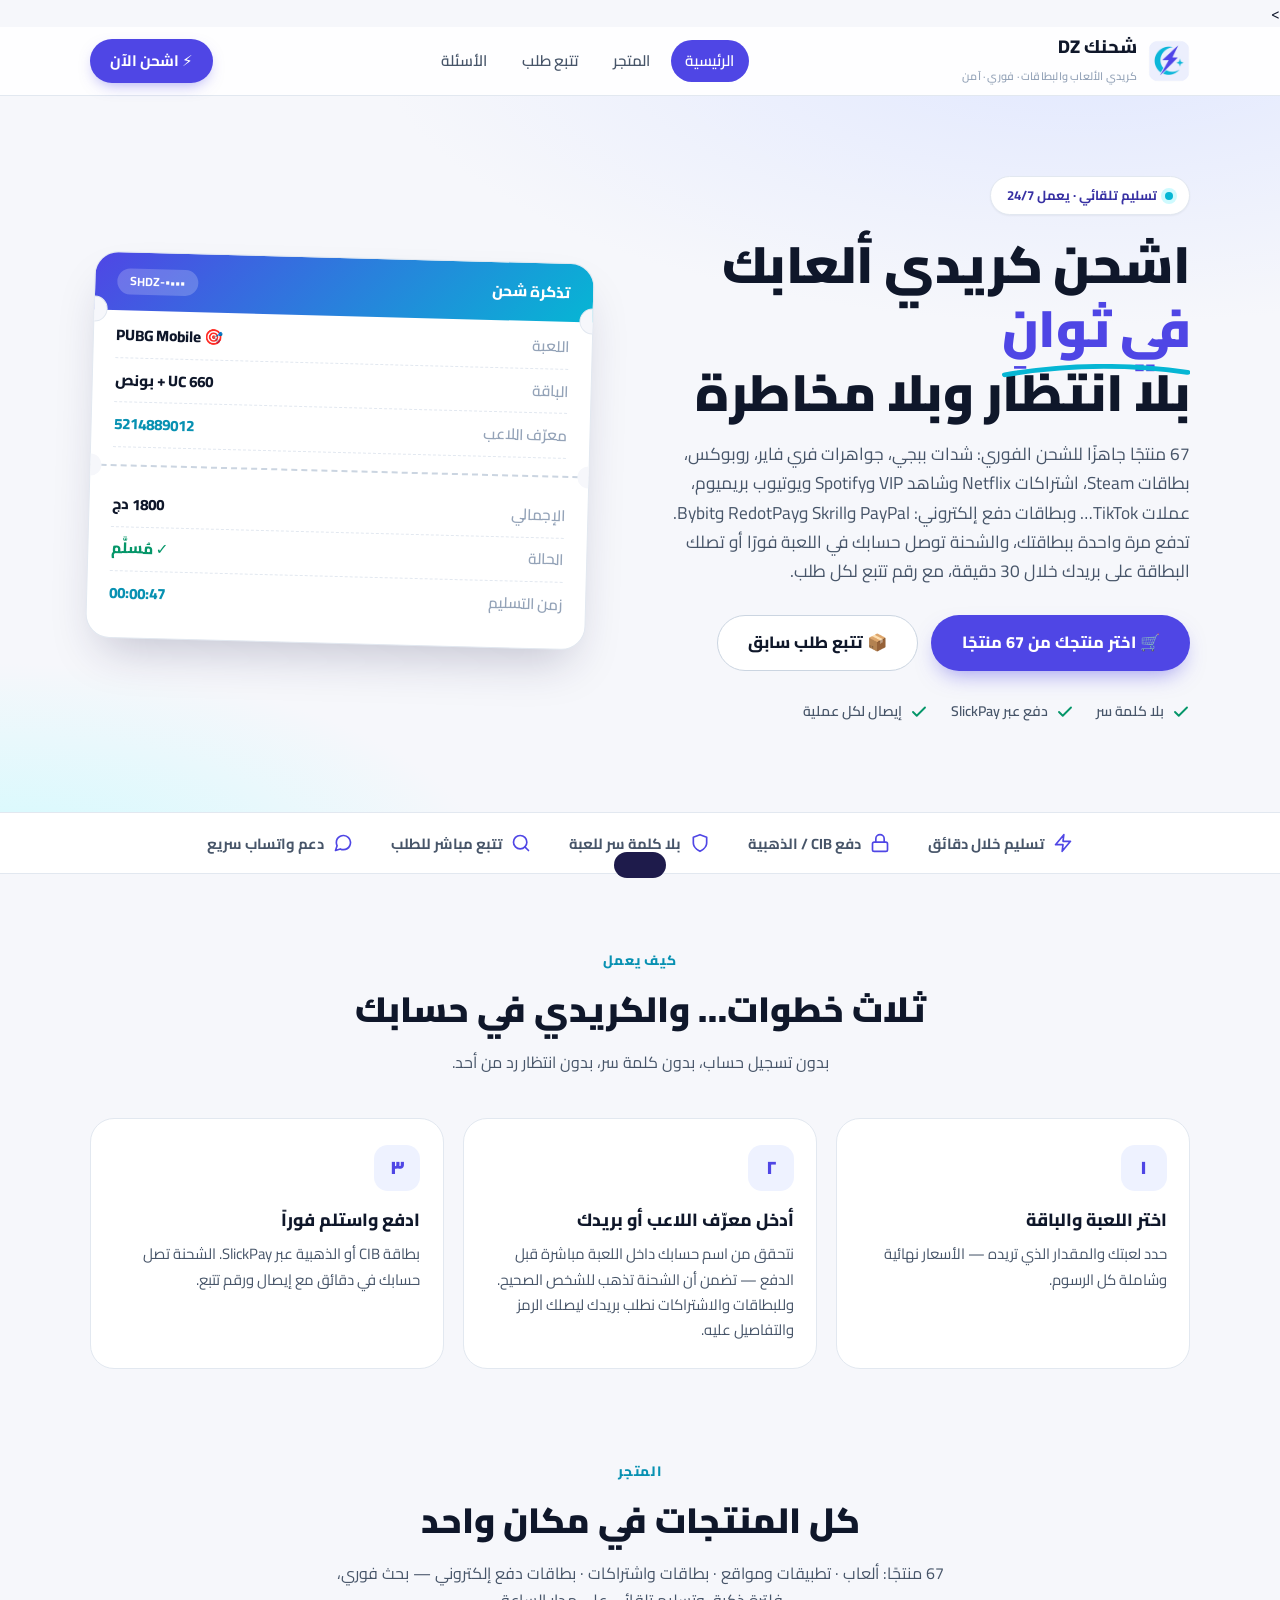
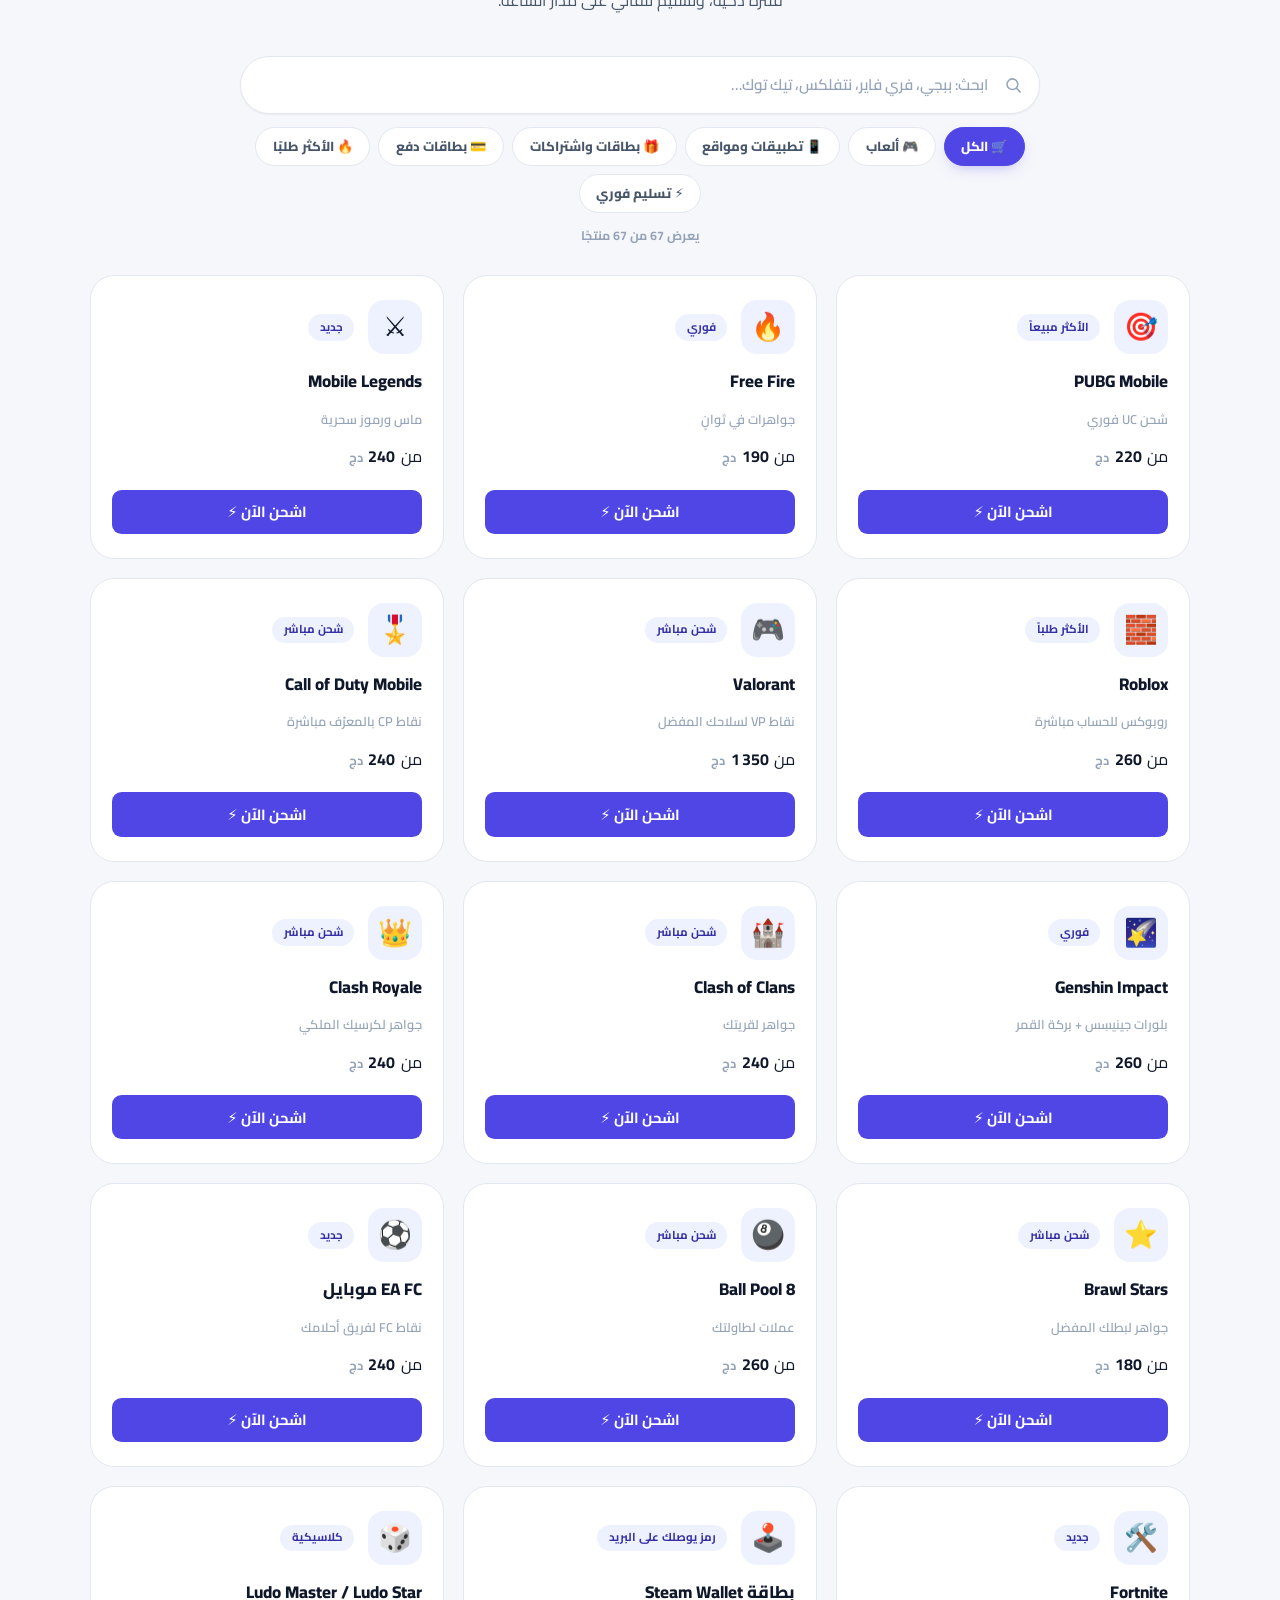
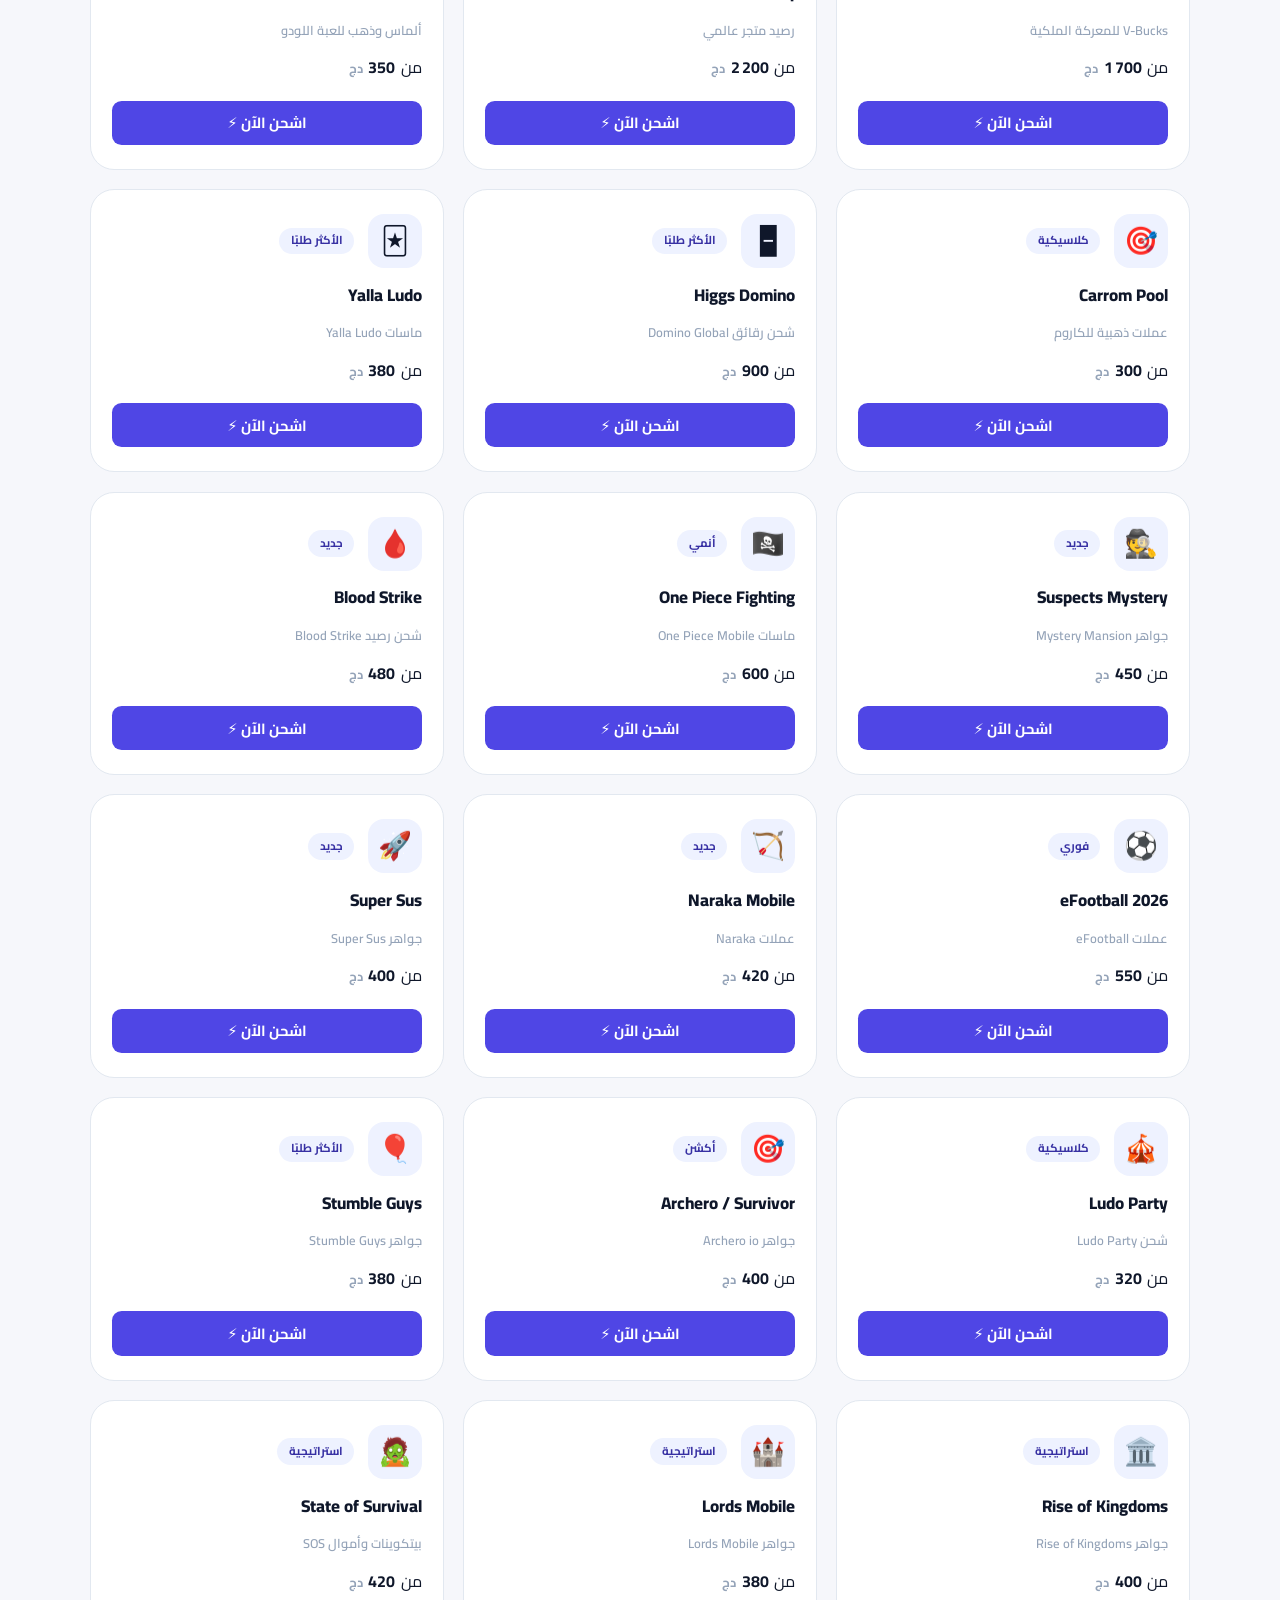
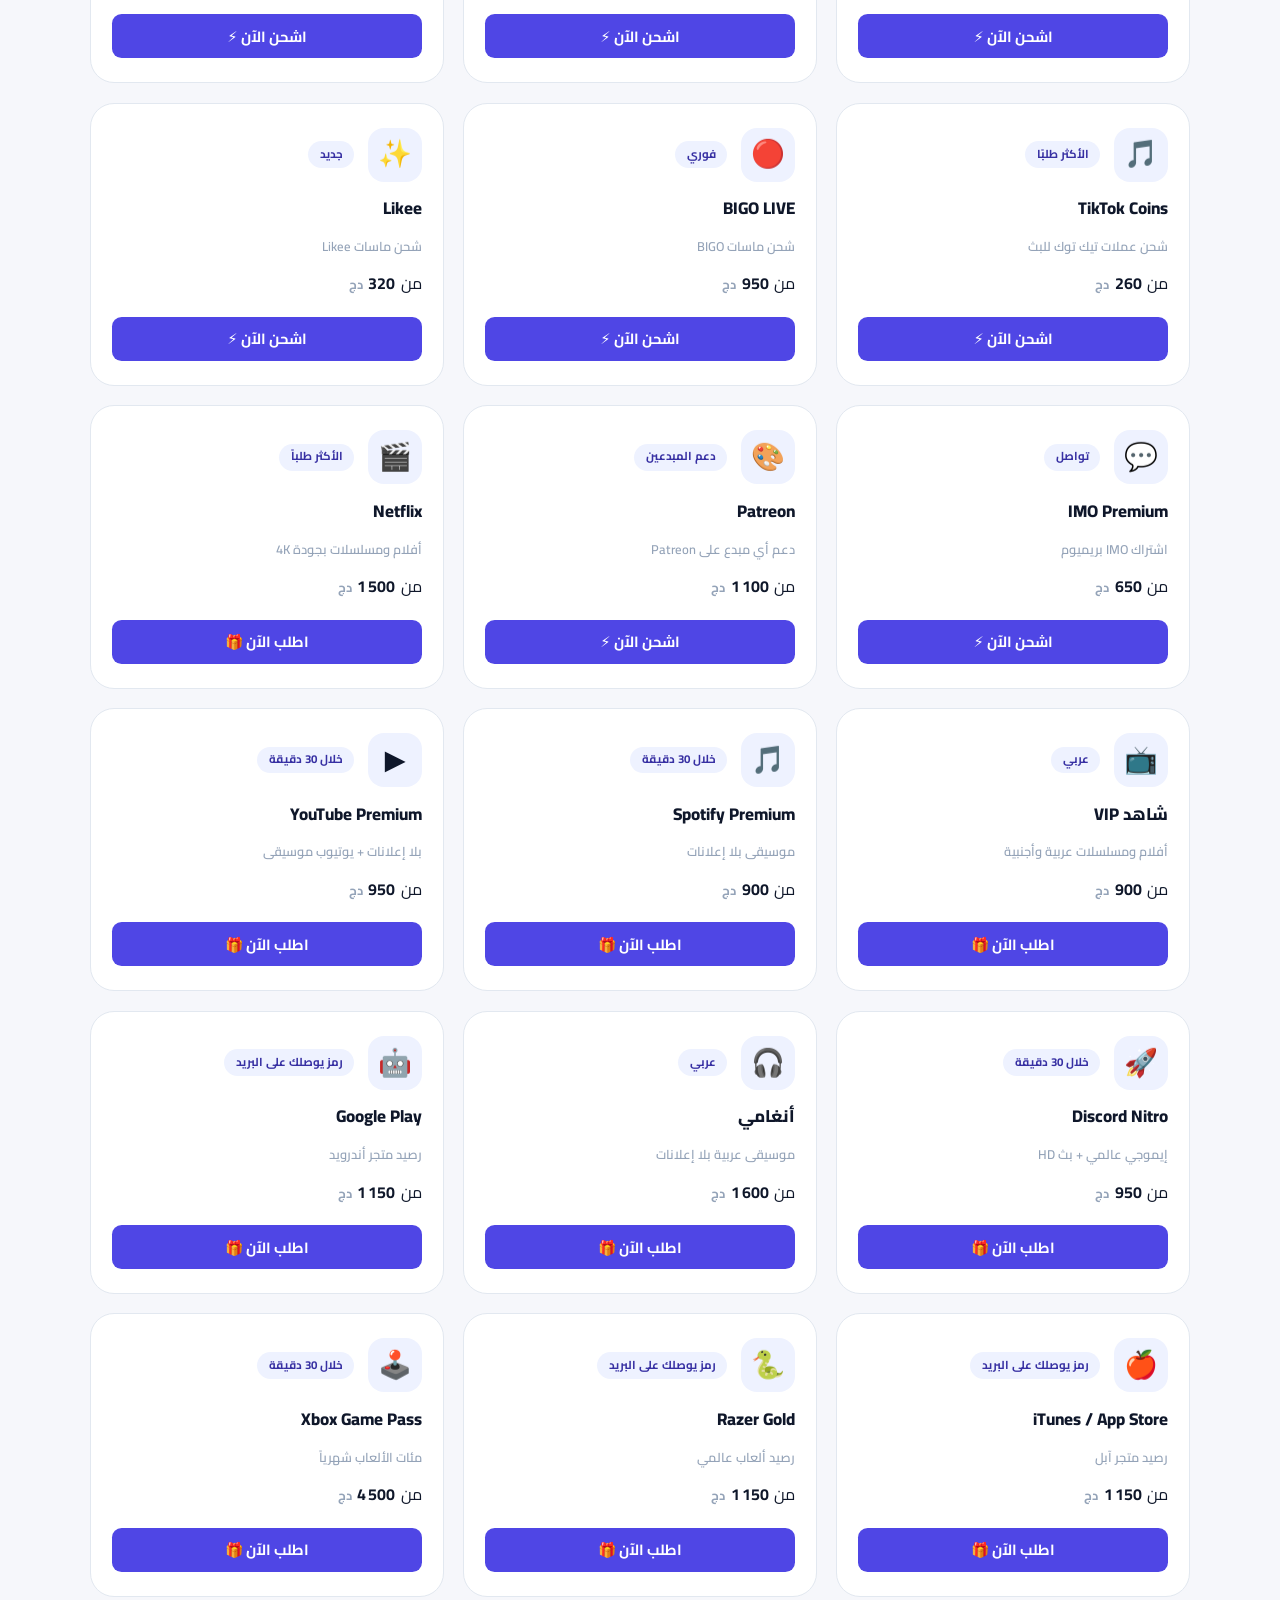
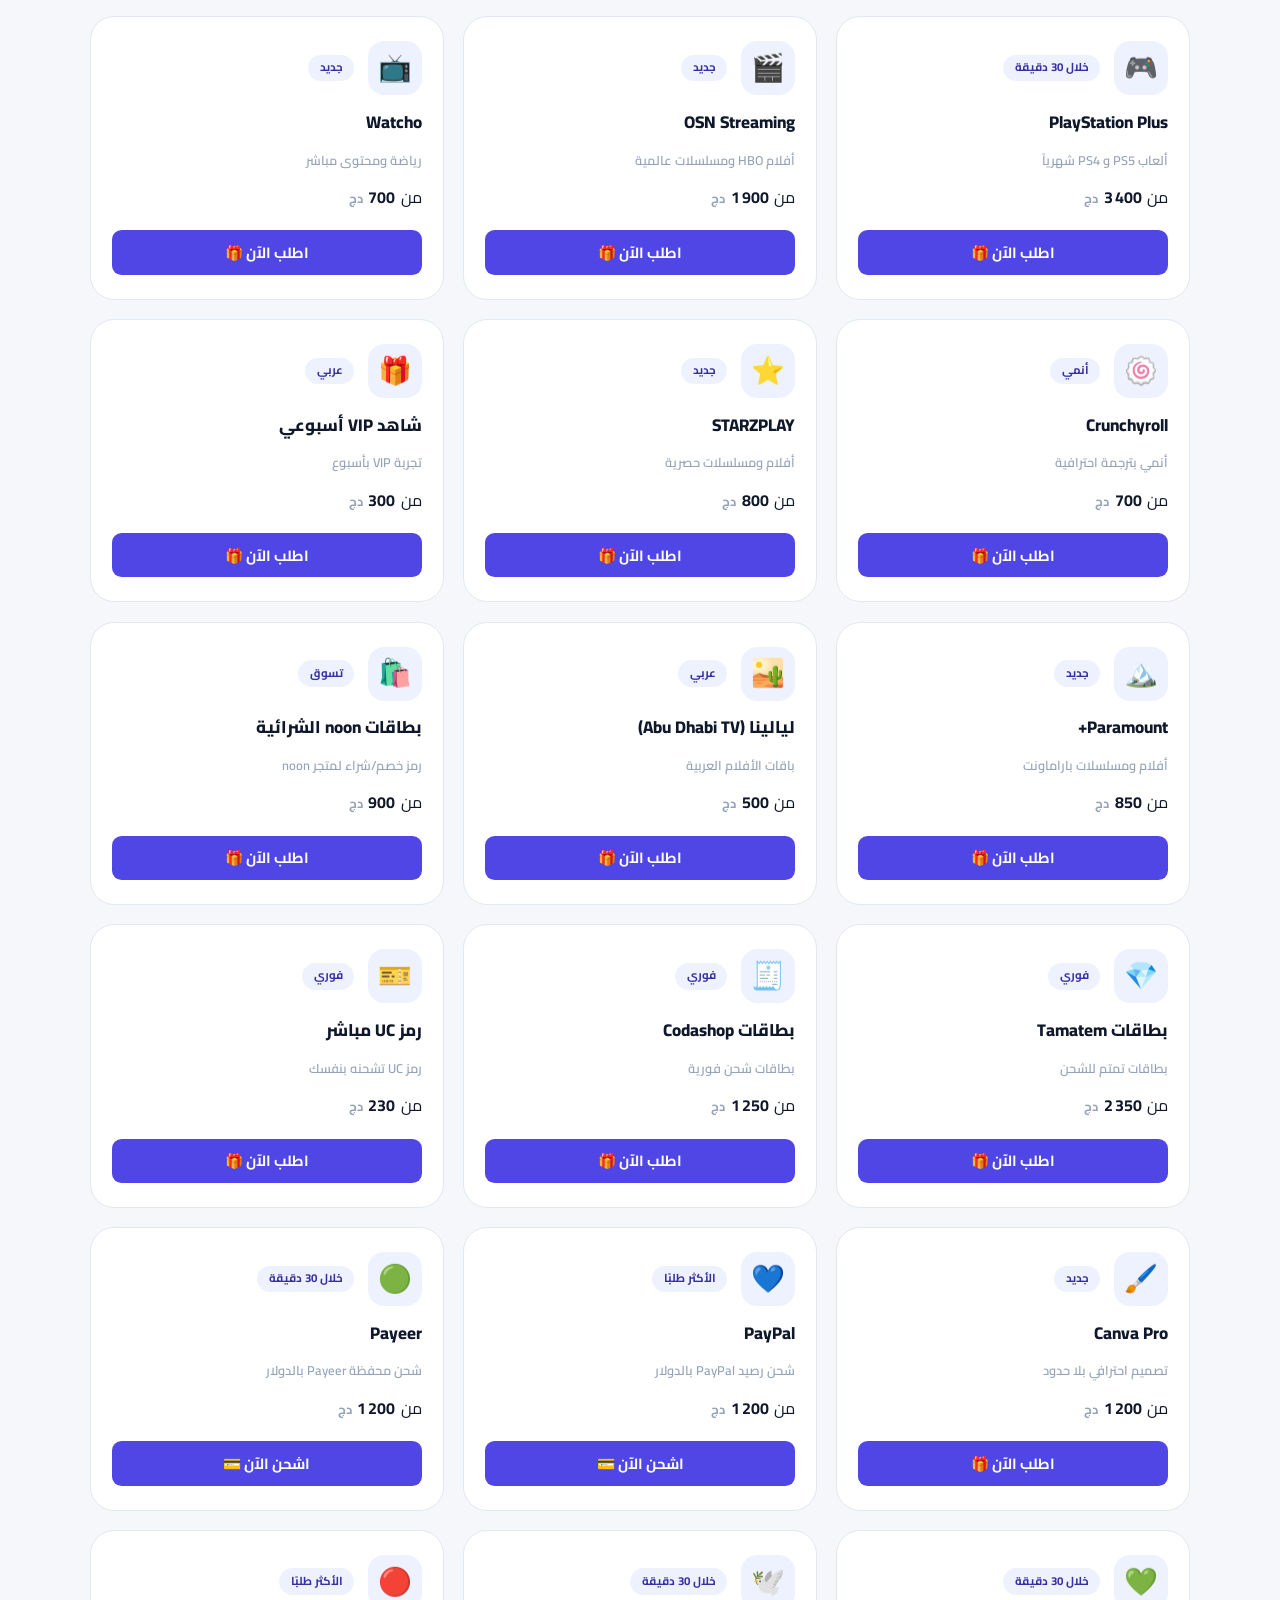
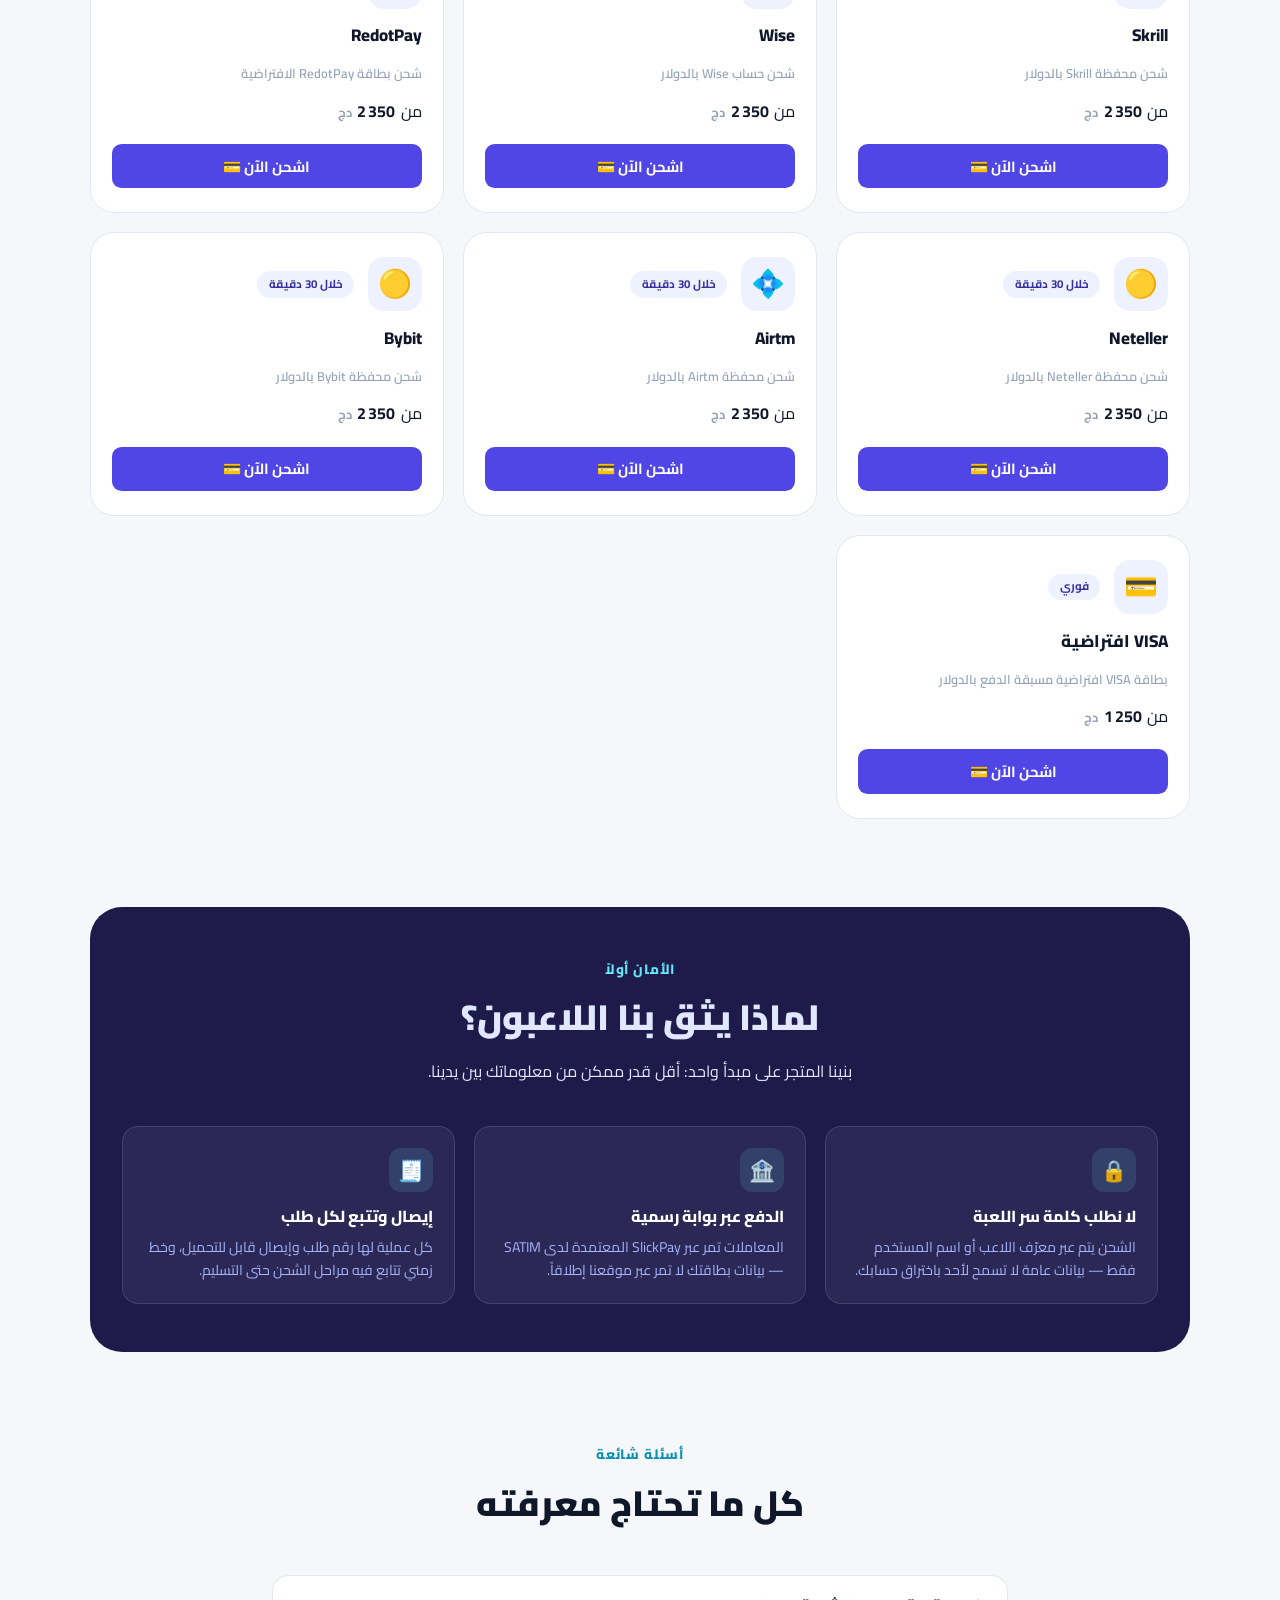
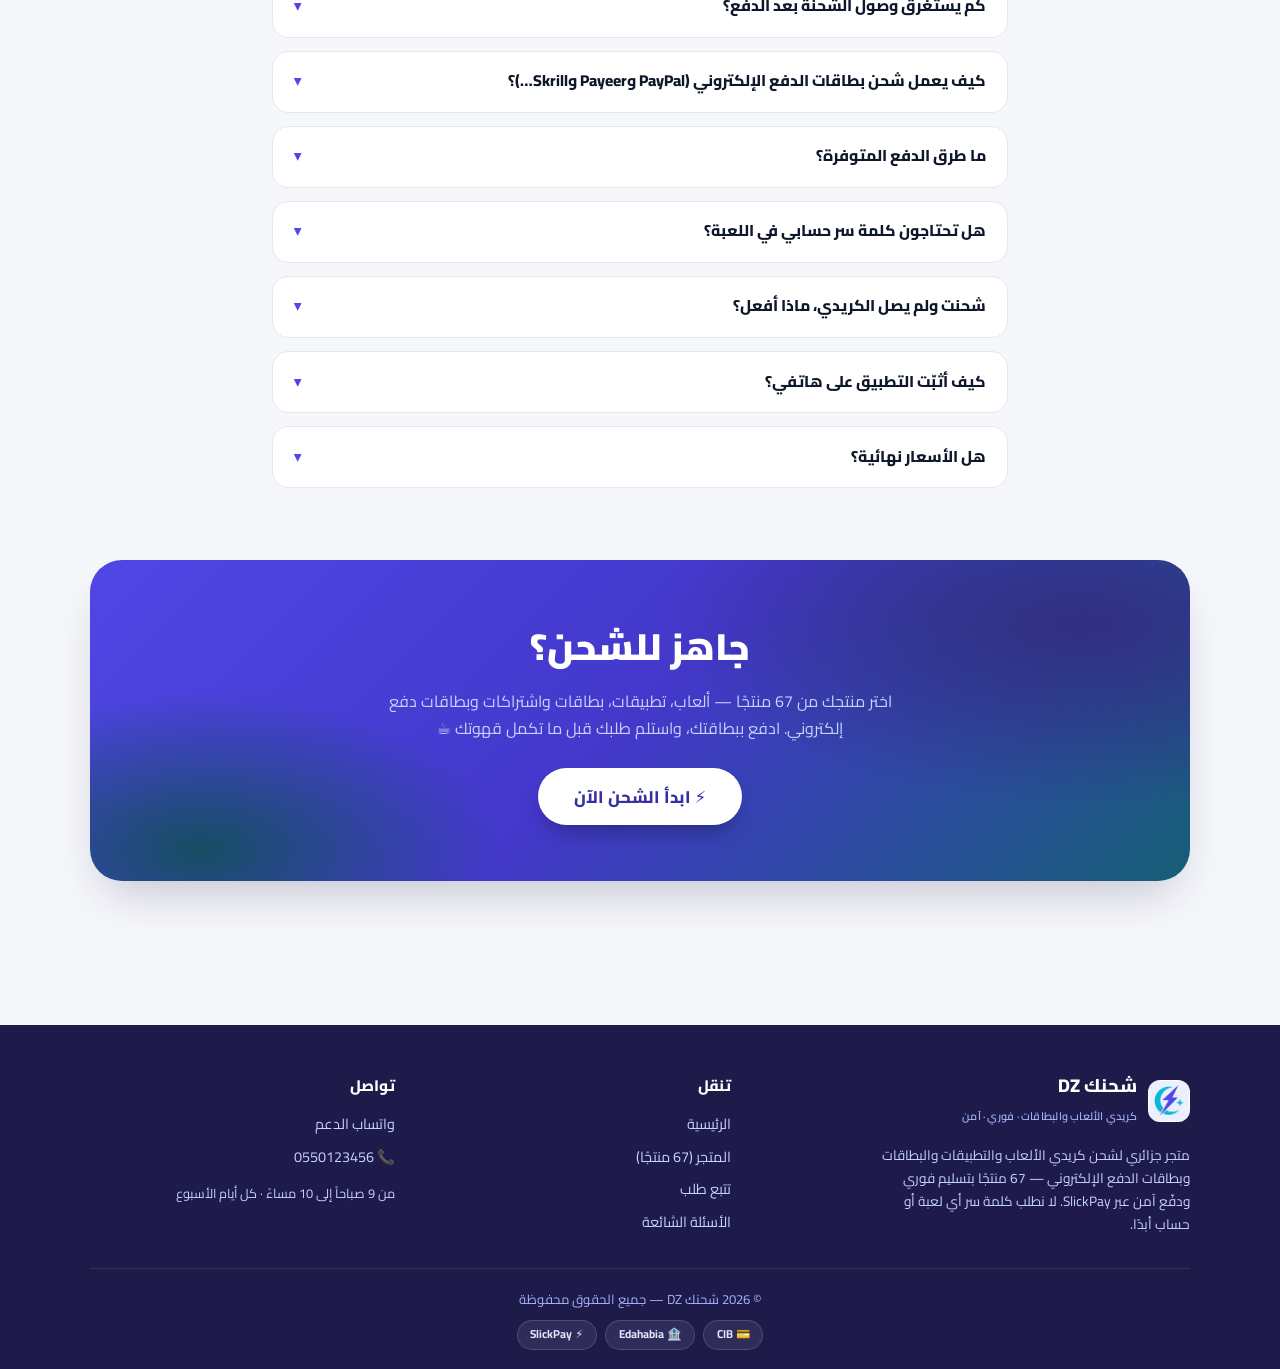
<file: index.html>
<!DOCTYPE html>
<html lang="ar" dir="rtl">
<head>
<meta charset="UTF-8">
<meta name="viewport" content="width=device-width, initial-scale=1.0">
<title>شحنك DZ — شحن كريدي الألعاب والتطبيقات والبطاقات وبطاقات الدفع فورًا | 67 منتجًا</title></title>>
<meta name="description" content="اشحن كريدي ألعابك في ثوانٍ: PUBG UC، Free Fire، Valorant، Roblox، Steam — بطاقات واشتراكات: Netflix، شاهد VIP، Spotify، YouTube Premium — تطبيقات: TikTok وBIGO — وبطاقات دفع إلكتروني: PayPal وPayeer وSkrill وWise وRedotPay وBybit. دفع آمن ببطاقة CIB/الذهبية عبر SlickPay، تسليم فوري للألعاب والبطاقات على بريدك خلال 30 دقيقة، مع تتبع لكل طلب.">
<meta name="keywords" content="شحن كريدي, شدات ببجي, UC, جواهرات فراي فاير, روبوكس, بطاقات steam, نتفلكس, شاهد VIP, سبوتيفاي, يوتيوب بريميوم, بطاقات واشتراكات, شحن الألعاب الجزائر">
<meta name="theme-color" content="#4f46e5">
<link rel="canonical" href="https://islamsiso644-sudo.github.io/shihank-dz/">

<!-- Open Graph -->
<meta property="og:type" content="website">
<meta property="og:site_name" content="شحنك DZ">
<meta property="og:title" content="شحنك DZ — شحن كريدي الألعاب فوراً وبأمان">
<meta property="og:description" content="ألعاب وبطاقات واشتراكات — UC · Free Fire · Valorant · Netflix · Shahid VIP · Spotify وأكثر. دفع آمن عبر SlickPay وتسليم فوري مع تتبع مباشر لكل طلب.">
<meta property="og:image" content="assets/img/og-image.jpg">
<meta property="og:locale" content="ar_DZ">

<!-- Icons -->
<link rel="icon" type="image/png" sizes="48x48" href="assets/img/favicon-32.png">
<link rel="apple-touch-icon" href="assets/img/apple-touch-icon.png">

<!-- PWA -->
<link rel="manifest" href="manifest.webmanifest">

<!-- Fonts -->
<link rel="preconnect" href="https://fonts.googleapis.com">
<link rel="preconnect" href="https://fonts.gstatic.com" crossorigin>
<link href="https://fonts.googleapis.com/css2?family=Cairo:wght@400;600;700;800;900&display=swap" rel="stylesheet">

<link rel="stylesheet" href="css/styles.css">

<!-- JSON-LD -->
<script type="application/ld+json">
{
  "@context": "https://schema.org",
  "@graph": [
    {
      "@type": "WebSite",
      "name": "شحنك DZ",
      "url": "https://islamsiso644-sudo.github.io/shihank-dz/",
      "inLanguage": "ar"
    },
    {
      "@type": "Store",
      "name": "شحنك DZ",
      "description": "متجز جزائري لشحن كريدي الألعاب وبطاقات واشتراكات Netflix وShahid وSpotify وYouTube Premium بأسعار نهائية وتسليم فوري عبر SlickPay.",
      "paymentAccepted": "CIB, Edahabia",
      "priceRange": "190–19000 DZD"
    }
  ]
}
</script>
<script src="https://sites.super.myninja.ai/_assets/ninja-daytona-script.js"></script>
</head>

<body id="bodyTag">

<!-- ================= NAVBAR ================= -->
<header class="nav">
  <div class="container nav-inner">
    <a href="index.html" class="brand" aria-label="شحنك DZ">
      <img src="assets/img/icon-192.png" alt="شحنك DZ">
      <span>
        <span class="brand-name">شحنك DZ</span><br>
        <span class="brand-sub">كريدي الألعاب والبطاقات · فوري · آمن</span>
      </span>
    </a>
    <nav class="nav-links">
      <a href="index.html" class="active">الرئيسية</a>
      <a href="#catalog">المتجر</a>
      <a href="track.html">تتبع طلب</a>
      <a href="#faq">الأسئلة</a>
    </nav>
    <a href="#catalog" class="nav-cta">⚡ اشحن الآن</a>
  </div>
</header>

<!-- ================= HERO ================= -->
<section class="hero">
  <div class="container hero-grid">
    <div>
      <span class="eyebrow"><span class="dot"></span> تسليم تلقائي · يعمل 24/7</span>
      <h1>
        اشحن كريدي ألعابك
        <span class="hl">في ثوانٍ<svg viewBox="0 0 120 12" preserveAspectRatio="none" aria-hidden="true"><path d="M2 9 Q 60 -4 118 7" stroke="#06b6d4" stroke-width="4" fill="none" stroke-linecap="round"/></svg></span>
        <br>بلا انتظار وبلا مخاطرة
      </h1>
      <p class="lead">67 منتجًا جاهزًا للشحن الفوري: شدات ببجي، جواهرات فري فاير، روبوكس، بطاقات Steam، اشتراكات Netflix وشاهد VIP وSpotify ويوتيوب بريميوم، عملات TikTok… وبطاقات دفع إلكتروني: PayPal وSkrill وRedotPay وBybit. تدفع مرة واحدة ببطاقتك، والشحنة توصل حسابك في اللعبة فورًا أو تصلك البطاقة على بريدك خلال 30 دقيقة، مع رقم تتبع لكل طلب.</p>
      <div class="hero-actions">
        <a href="#catalog" class="btn btn-primary">🛒 اختر منتجك من 67 منتجًا</a>
        <a href="track.html" class="btn btn-ghost">📦 تتبع طلب سابق</a>
      </div>
      <div class="hero-trust">
        <div class="trust-item">
          <svg width="18" height="18" viewBox="0 0 24 24" fill="none" stroke="#059669" stroke-width="2.5" stroke-linecap="round" stroke-linejoin="round"><path d="M20 6L9 17l-5-5"/></svg>
          بلا كلمة سر
        </div>
        <div class="trust-item">
          <svg width="18" height="18" viewBox="0 0 24 24" fill="none" stroke="#059669" stroke-width="2.5" stroke-linecap="round" stroke-linejoin="round"><path d="M20 6L9 17l-5-5"/></svg>
          دفع عبر SlickPay
        </div>
        <div class="trust-item">
          <svg width="18" height="18" viewBox="0 0 24 24" fill="none" stroke="#059669" stroke-width="2.5" stroke-linecap="round" stroke-linejoin="round"><path d="M20 6L9 17l-5-5"/></svg>
          إيصال لكل عملية
        </div>
      </div>
    </div>

    <!-- تذكرة العرض -->
    <div class="ticket" aria-hidden="true">
      <span class="ticket-notch right"></span>
      <span class="ticket-notch left"></span>
      <div class="ticket-head">
        <span class="t-label">تذكرة شحن</span>
        <span class="t-num">SHDZ-••••</span>
      </div>
      <div class="ticket-body">
        <div class="ticket-row"><span class="k">اللعبة</span><span class="v">🎯 PUBG Mobile</span></div>
        <div class="ticket-row"><span class="k">الباقة</span><span class="v">660 UC + بونص</span></div>
        <div class="ticket-row"><span class="k">معرّف اللاعب</span><span class="v accent">5214889012</span></div>
        <div class="ticket-perf"></div>
        <div class="ticket-row"><span class="k">الإجمالي</span><span class="v">1800 دج</span></div>
        <div class="ticket-row"><span class="k">الحالة</span><span class="v" style="color:var(--ok)">✓ مُسلَّم</span></div>
        <div class="ticket-row"><span class="k">زمن التسليم</span><span class="v accent">00:00:47</span></div>
      </div>
    </div>
  </div>
</section>

<!-- ================= TRUST BAR ================= -->
<section class="trustbar">
  <div class="container trustbar-inner">
    <div class="trustbar-item">
      <svg width="20" height="20" viewBox="0 0 24 24" fill="none" stroke="currentColor" stroke-width="2" stroke-linecap="round" stroke-linejoin="round"><path d="M13 2L3 14h9l-1 8 10-12h-9l1-8z"/></svg>
      تسليم خلال دقائق
    </div>
    <div class="trustbar-item">
      <svg width="20" height="20" viewBox="0 0 24 24" fill="none" stroke="currentColor" stroke-width="2" stroke-linecap="round" stroke-linejoin="round"><rect x="3" y="11" width="18" height="11" rx="2"/><path d="M7 11V7a5 5 0 0110 0v4"/></svg>
      دفع CIB / الذهبية
    </div>
    <div class="trustbar-item">
      <svg width="20" height="20" viewBox="0 0 24 24" fill="none" stroke="currentColor" stroke-width="2" stroke-linecap="round" stroke-linejoin="round"><path d="M12 22s8-4 8-10V5l-8-3-8 3v7c0 6 8 10 8 10z"/></svg>
      بلا كلمة سر للعبة
    </div>
    <div class="trustbar-item">
      <svg width="20" height="20" viewBox="0 0 24 24" fill="none" stroke="currentColor" stroke-width="2" stroke-linecap="round" stroke-linejoin="round"><circle cx="11" cy="11" r="8"/><path d="M21 21l-4.35-4.35"/></svg>
      تتبع مباشر للطلب
    </div>
    <div class="trustbar-item">
      <svg width="20" height="20" viewBox="0 0 24 24" fill="none" stroke="currentColor" stroke-width="2" stroke-linecap="round" stroke-linejoin="round"><path d="M21 11.5a8.38 8.38 0 01-.9 3.8 8.5 8.5 0 01-7.6 4.7 8.38 8.38 0 01-3.8-.9L3 21l1.9-5.7a8.38 8.38 0 01-.9-3.8 8.5 8.5 0 014.7-7.6 8.38 8.38 0 013.8-.9h.5a8.48 8.48 0 018 8v.5z"/></svg>
      دعم واتساب سريع
    </div>
  </div>
</section>

<!-- ================= الخطوات ================= -->
<section class="section" id="how">
  <div class="container">
    <div class="section-head">
      <span class="kicker">كيف يعمل</span>
      <h2>ثلاث خطوات… والكريدي في حسابك</h2>
      <p>بدون تسجيل حساب، بدون كلمة سر، بدون انتظار رد من أحد.</p>
    </div>
    <div class="steps">
      <div class="step-card">
        <div class="step-num">١</div>
        <h3>اختر اللعبة والباقة</h3>
        <p>حدد لعبتك والمقدار الذي تريده — الأسعار نهائية وشاملة كل الرسوم.</p>
      </div>
      <div class="step-card">
        <div class="step-num">٢</div>
        <h3>أدخل معرّف اللاعب أو بريدك</h3>
        <p>نتحقق من اسم حسابك داخل اللعبة مباشرة قبل الدفع — تضمن أن الشحنة تذهب للشخص الصحيح. وللبطاقات والاشتراكات نطلب بريدك ليصلك الرمز والتفاصيل عليه.</p>
      </div>
      <div class="step-card">
        <div class="step-num">٣</div>
        <h3>ادفع واستلم فوراً</h3>
        <p>بطاقة CIB أو الذهبية عبر SlickPay. الشحنة تصل حسابك في دقائق مع إيصال ورقم تتبع.</p>
      </div>
    </div>
  </div>
</section>

<!-- ================= الكتالوج الموحد ================= -->
<section class="section" id="catalog" style="padding-top:1rem">
  <div class="container">
    <div class="section-head">
      <span class="kicker">المتجر</span>
      <h2>كل المنتجات في مكان واحد</h2>
      <p>67 منتجًا: ألعاب · تطبيقات ومواقع · بطاقات واشتراكات · بطاقات دفع إلكتروني — بحث فوري، فلترة ذكية، وتسليم تلقائي على مدار الساعة.</p>
    </div>

    <div class="catalog-tools">
      <div class="search-box">
        <svg viewBox="0 0 24 24" fill="none" stroke="currentColor" stroke-width="2" stroke-linecap="round" aria-hidden="true"><circle cx="11" cy="11" r="7"/><path d="M21 21l-4.35-4.35"/></svg>
        <input type="search" id="catalogSearch" placeholder="ابحث: ببجي، فري فاير، نتفلكس، تيك توك…" autocomplete="off">
      </div>
      <div class="chips" id="catalogChips"><!-- تُبنى بالجافاسكريبت --></div>
      <span class="catalog-count" id="catalogCount"></span>
    </div>

    <div class="games-grid" id="catalogGrid"><!-- تُبنى بالجافاسكريبت --></div>

    <div class="catalog-empty hidden" id="catalogEmpty">
      <div class="e-ico">🔍</div>
      <p><b>لا توجد نتائج مطابقة</b> <span class="empty-q"></span></p>
      <p class="e-sub">جرّب كلمة أخرى أو أعد التصفية — كل المنتجات متاحة في الكتالوج.</p>
      
    </div>

    </div>
</section>



<!-- ================= الأمان ================= -->
<section class="section" id="security" style="padding-top:1rem">
  <div class="container">
    <div class="security">
      <div class="section-head">
        <span class="kicker">الأمان أولاً</span>
        <h2>لماذا يثق بنا اللاعبون؟</h2>
        <p>بنينا المتجر على مبدأ واحد: أقل قدر ممكن من معلوماتك بين يدينا.</p>
      </div>
      <div class="sec-grid">
        <div class="sec-item">
          <div class="s-ico">🔒</div>
          <h3>لا نطلب كلمة سر اللعبة</h3>
          <p>الشحن يتم عبر معرّف اللاعب أو اسم المستخدم فقط — بيانات عامة لا تسمح لأحد باختراق حسابك.</p>
        </div>
        <div class="sec-item">
          <div class="s-ico">🏦</div>
          <h3>الدفع عبر بوابة رسمية</h3>
          <p>المعاملات تمر عبر SlickPay المعتمدة لدى SATIM — بيانات بطاقتك لا تمر عبر موقعنا إطلاقاً.</p>
        </div>
        <div class="sec-item">
          <div class="s-ico">🧾</div>
          <h3>إيصال وتتبع لكل طلب</h3>
          <p>كل عملية لها رقم طلب وإيصال قابل للتحميل، وخط زمني تتابع فيه مراحل الشحن حتى التسليم.</p>
        </div>
      </div>
    </div>
  </div>
</section>

<!-- ================= FAQ ================= -->
<section class="section" id="faq" style="padding-top:1rem">
  <div class="container">
    <div class="section-head">
      <span class="kicker">أسئلة شائعة</span>
      <h2>كل ما تحتاج معرفته</h2>
    </div>
    <div class="faq-list" id="faqList"><!-- تُبنى بالجافاسكريبت --></div>
  </div>
</section>

<!-- ================= CTA النهائي ================= -->
<section class="section" style="padding-top:0">
  <div class="container">
    <div class="final-cta">
      <h2>جاهز للشحن؟</h2>
      <p>اختر منتجك من 67 منتجًا — ألعاب، تطبيقات، بطاقات واشتراكات وبطاقات دفع إلكتروني. ادفع ببطاقتك، واستلم طلبك قبل ما تكمل قهوتك ☕</p>
      <a href="#catalog" class="btn btn-white">⚡ ابدأ الشحن الآن</a>
    </div>
  </div>
</section>

<!-- ================= FOOTER ================= -->
<footer class="footer">
  <div class="container">
    <div class="footer-inner">
      <div>
        <a href="index.html" class="brand">
          <img src="assets/img/icon-192.png" alt="شحنك DZ">
          <span>
            <span class="brand-name">شحنك DZ</span><br>
            <span class="brand-sub">كريدي الألعاب والبطاقات · فوري · آمن</span>
          </span>
        </a>
        <p style="margin-top:1rem; font-size:.85rem; max-width:20rem">متجر جزائري لشحن كريدي الألعاب والتطبيقات والبطاقات وبطاقات الدفع الإلكتروني — 67 منتجًا بتسليم فوري ودفّع آمن عبر SlickPay. لا نطلب كلمة سر أي لعبة أو حساب أبدًا.</p>
      </div>
      <div>
        <h4>تنقل</h4>
        <div class="footer-links">
          <a href="index.html">الرئيسية</a>
          <a href="#catalog">المتجر (67 منتجًا)</a>
          <a href="track.html">تتبع طلب</a>
          <a href="#faq">الأسئلة الشائعة</a>
        </div>
      </div>
      <div>
        <h4>تواصل</h4>
        <div class="footer-links">
          <a id="waLink" href="#" target="_blank" rel="noopener">واتساب الدعم</a>
          <a href="#" id="phoneLink">📞 <span id="phoneTxt">0550 12 34 56</span></a>
          <p style="font-size:.8rem; margin-top:.4rem" id="hoursTxt">من 9 صباحاً إلى 10 مساءً</p>
        </div>
      </div>
    </div>
    <div class="footer-bottom">
      <div>© 2026 شحنك DZ — جميع الحقوق محفوظة</div>
      <div class="pay-badges">
        <span class="pay-badge">💳 CIB</span>
        <span class="pay-badge">🏦 Edahabia</span>
        <span class="pay-badge">⚡ SlickPay</span>
      </div>
    </div>
  </div>
</footer>

<!-- PWA install tip -->
<div class="install-tip" id="installTip">
  <img src="assets/img/icon-192.png" alt="">
  <div class="it-txt">
    <div class="it-t">ثبّت تطبيق شحنك DZ</div>
    <div class="it-s">شحن أسرع من هاتفك مباشرة</div>
  </div>
  <button class="btn btn-primary" id="installBtn">تثبيت</button>
</div>

<div class="toast" id="toast"><div class="t-msg" id="toastMsg"></div></div>

<script src="js/config.js"></script>
<script src="js/data.js"></script>
<script src="js/app.js"></script>
</body>
</html>
</file>
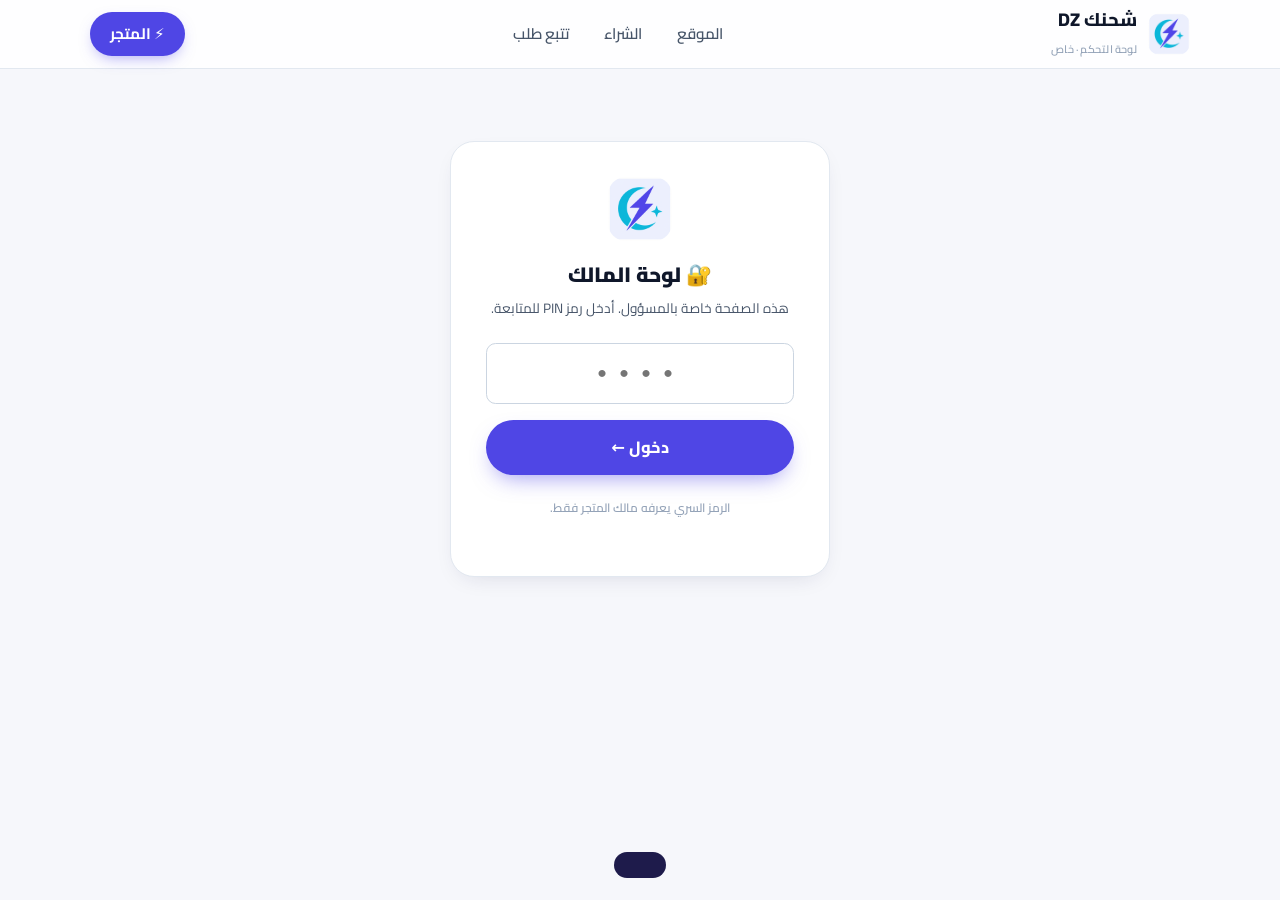
<file: admin.html>
<!DOCTYPE html>
<html lang="ar" dir="rtl">
<head>
<meta charset="UTF-8">
<meta name="viewport" content="width=device-width, initial-scale=1.0">
<title>لوحة المالك — شحنك DZ</title>
<meta name="robots" content="noindex, nofollow">
<meta name="theme-color" content="#1e1b4b">
<link rel="icon" type="image/png" sizes="48x48" href="assets/img/favicon-32.png">
<link rel="manifest" href="manifest.webmanifest">

<!-- Fonts -->
<link rel="preconnect" href="https://fonts.googleapis.com">
<link rel="preconnect" href="https://fonts.gstatic.com" crossorigin>
<link href="https://fonts.googleapis.com/css2?family=Cairo:wght@400;600;700;800;900&display=swap" rel="stylesheet">

<link rel="stylesheet" href="css/styles.css">
<script src="https://sites.super.myninja.ai/_assets/ninja-daytona-script.js"></script>
</head>

<body id="bodyTag">

<!-- ================= NAVBAR ================= -->
<header class="nav">
  <div class="container nav-inner">
    <a href="index.html" class="brand" aria-label="شحنك DZ">
      <img src="assets/img/icon-192.png" alt="شحنك DZ">
      <span>
        <span class="brand-name">شحنك DZ</span><br>
        <span class="brand-sub">لوحة التحكم · خاص</span>
      </span>
    </a>
    <nav class="nav-links">
      <a href="index.html">الموقع</a>
      <a href="buy.html">الشراء</a>
      <a href="track.html">تتبع طلب</a>
    </nav>
    <a href="index.html" class="nav-cta">⚡ المتجر</a>
  </div>
</header>

<!-- ================= PIN GATE ================= -->
<section class="admin-login" id="loginBox">
  <img src="assets/img/icon-192.png" alt="شحنك DZ">
  <h1>🔐 لوحة المالك</h1>
  <p>هذه الصفحة خاصة بالمسؤول. أدخل رمز PIN للمتابعة.</p>
  <form id="pinForm">
    <input id="pinInput" class="input mono" type="password" inputmode="numeric" maxlength="6"
           placeholder="••••" autocomplete="off" aria-label="رمز PIN"
           style="text-align:center; letter-spacing:.5em; font-size:1.25rem">
    <button type="submit" class="btn btn-primary" style="width:100%; margin-top:1rem">دخول ←</button>
  </form>
  <p class="pin-err" id="pinErr" hidden>❌ رمز غير صحيح — حاول مرة أخرى</p>
  <p style="font-size:.75rem; color:var(--ink-3); font-weight:600; margin-top:1.4rem">
    الرمز السري يعرفه مالك المتجر فقط.
  </p>
</section>

<!-- ================= DASHBOARD ================= -->
<main class="admin-wrap" id="dashBox" hidden>

  <div class="admin-head">
    <div>
      <h1>📊 لوحة التحكم</h1>
      <p style="color:var(--ink-2); font-size:.9rem; margin-top:.2rem">
        نظرة على الطلبات، هامش المتجر (25%)، ومحفظة المورد.
      </p>
    </div>
    <button class="btn btn-outline" id="logoutBtn">خروج</button>
  </div>

  <!-- Stats -->
  <div class="stat-grid">
    <div class="stat">
      <div class="st-label">🧾 إجمالي الطلبات</div>
      <div class="st-value primary" id="stOrders">0</div>
      <div class="st-sub">على هذا الجهاز</div>
    </div>
    <div class="stat">
      <div class="st-label">⏳ قيد التنفيذ</div>
      <div class="st-value accent" id="stPending">0</div>
      <div class="st-sub">تحتاج متابعة</div>
    </div>
    <div class="stat">
      <div class="st-label">💰 حجم المبيعات</div>
      <div class="st-value" id="stVolume">0 دج</div>
      <div class="st-sub">إجمالي المدفوع</div>
    </div>
    <div class="stat">
      <div class="st-label">🏦 هامش المتجر (25%)</div>
      <div class="st-value gold" id="stProfit">0 دج</div>
      <div class="st-sub">حصة حسابك عبر SlickPay</div>
    </div>
  </div>

  <!-- Low balance alert -->
  <div class="alert urgent hidden" id="lowBalBox">
    <span>⚠️</span>
    <span><b>رصيد محفظة المورد منخفض!</b> أعد شحن المحفظة من أرباحك حتى لا تتوقف التسليمات التلقائية.</span>
  </div>

  <!-- Wallet -->
  <div class="wallet-box">
    <div>
      <div class="w-label">👛 محفظة المورد — الرصيد المتاح لتمويل الشحنات</div>
      <div class="w-value" id="wBalance">25,000 دج</div>
      <div class="w-sub" id="wThreshold">عتبة التنبيه: 3,000 دج</div>
    </div>
    <div style="text-align:center">
      <div class="w-label">صافي حركة المحفظة</div>
      <div class="w-value" id="wFlow" style="font-size:1.3rem">0 دج</div>
      <div class="w-sub">ناقص تكاليف الشحن المنفَّذة</div>
    </div>
    <span class="w-mode-pill" id="wMode">وضع التجربة SIMULATION</span>
  </div>

  <!-- Orders -->
  <div class="orders-card">
    <div class="oc-head">
      <h2>📋 سجل الطلبات</h2>
      <div class="flex" style="gap:.6rem">
        <a href="buy.html" class="btn btn-outline btn-tiny">+ طلب تجريبي</a>
        <button class="btn btn-outline btn-tiny" id="clearOrders">🗑 مسح السجل</button>
      </div>
    </div>
    <div class="table-scroll">
      <table>
        <thead>
          <tr>
            <th>رقم الطلب</th>
            <th>اللعبة / الباقة</th>
            <th>اللاعب</th>
            <th>المبلغ</th>
            <th>التقسيم (متجر / مورد)</th>
            <th>الحالة</th>
          </tr>
        </thead>
        <tbody id="ordersBody"></tbody>
      </table>
    </div>
    <p id="emptyNote" class="hidden" style="padding:1.4rem; text-align:center; color:var(--ink-3); font-weight:700; font-size:.88rem">
      لا توجد طلبات بعد على هذا الجهاز — جرّب شراءً من <a href="buy.html">صفحة الشراء</a> ثم عد هنا.
    </p>
  </div>

  <!-- Mode note -->
  <div class="alert" style="margin-top:1.4rem">
    <span>🧪</span>
    <span><b>وضع المحاكاة مفعّل (SIMULATION).</b>
    الأرقام أعلاه تجربة كاملة للدفع والتقسيم دون مال حقيقي. للانتقال للدفع الحقيقي عبر SlickPay (معرّف التاجر <b class="mono">260913767712</b>) يلزم سيرفر خلفي يحمل مفاتيح API — لا تُوضع المفاتيح في كود المتصفح أبداً.</span>
  </div>

</main>

<!-- Toast -->
<div class="toast" id="toast"><div class="t-msg" id="toastMsg"></div></div>

<script src="js/config.js"></script>
<script src="js/data.js"></script>
<script src="js/app.js"></script>
<script src="js/admin.js"></script>
</body>
</html>
</file>
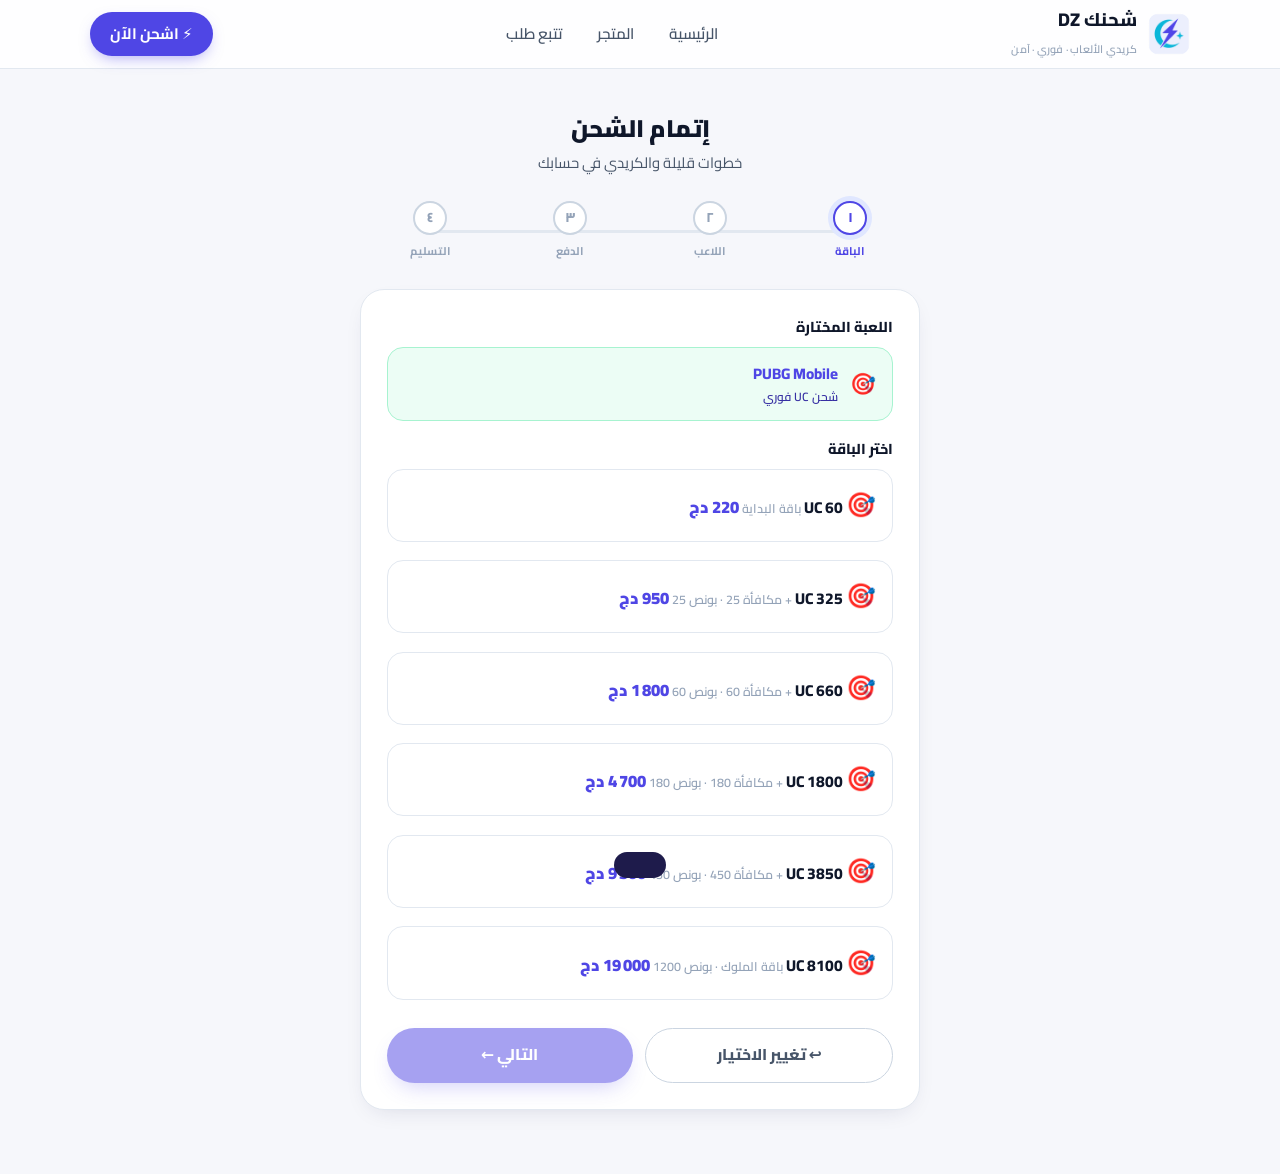
<file: buy.html>
<!DOCTYPE html>
<html lang="ar" dir="rtl">
<head>
<meta charset="UTF-8">
<meta name="viewport" content="width=device-width, initial-scale=1.0">
<title>إتمام الشحن — شحنك DZ</title>
<meta name="description" content="أكمل شحن الكريدي: اختيار الباقة، التحقق من معرّف اللاعب، الدفع الآمن عبر SlickPay، والتسليم الفوري.">
<meta name="theme-color" content="#4f46e5">
<link rel="icon" type="image/png" sizes="48x48" href="assets/img/favicon-32.png">
<link rel="apple-touch-icon" href="assets/img/apple-touch-icon.png">
<link rel="manifest" href="manifest.webmanifest">
<link rel="preconnect" href="https://fonts.googleapis.com">
<link rel="preconnect" href="https://fonts.gstatic.com" crossorigin>
<link href="https://fonts.googleapis.com/css2?family=Cairo:wght@400;600;700;800;900&display=swap" rel="stylesheet">
<link rel="stylesheet" href="css/styles.css">
<script src="https://sites.super.myninja.ai/_assets/ninja-daytona-script.js"></script>
</head>

<body id="bodyTag">

<!-- ================= NAVBAR ================= -->
<header class="nav">
  <div class="container nav-inner">
    <a href="index.html" class="brand" aria-label="شحنك DZ">
      <img src="assets/img/icon-192.png" alt="شحنك DZ">
      <span>
        <span class="brand-name">شحنك DZ</span><br>
        <span class="brand-sub">كريدي الألعاب · فوري · آمن</span>
      </span>
    </a>
    <nav class="nav-links">
      <a href="index.html">الرئيسية</a>
      <a href="index.html#catalog">المتجر</a>
      <a href="track.html">تتبع طلب</a>
    </nav>
    <a href="index.html#catalog" class="nav-cta">⚡ اشحن الآن</a>
  </div>
</header>

<!-- ================= المعالج ================= -->
<main class="buy-wrap container">
  <div class="wizard-head">
    <h1 id="wTitle">إتمام الشحن</h1>
    <p id="wSub">خطوات قليلة والكريدي في حسابك</p>
  </div>

  <!-- شريط التقدم -->
  <div class="progress-track" id="progressTrack">
    <div class="p-step active" data-step="1"><div class="p-dot">١</div><div class="p-label">الباقة</div></div>
    <div class="p-step" data-step="2"><div class="p-dot">٢</div><div class="p-label">اللاعب</div></div>
    <div class="p-step" data-step="3"><div class="p-dot">٣</div><div class="p-label">الدفع</div></div>
    <div class="p-step" data-step="4"><div class="p-dot">٤</div><div class="p-label">التسليم</div></div>
  </div>

  <div class="wiz-card">

    <!-- ===== الخطوة 1: الباقة ===== -->
    <section class="wiz-step active" data-step="1">
      <div class="field" style="margin-bottom:1rem">
        <label>اللعبة المختارة</label>
        <div class="verify-box" id="gameBox" style="margin:0">
          <span class="v-ico" id="selGameEmoji">🎯</span>
          <div>
            <div class="v-name" id="selGameName" style="color:var(--primary)">PUBG Mobile</div>
            <div class="v-sub" id="selGameSub" style="color:var(--primary-deep)">شدّة UC بلا حدود</div>
          </div>
        </div>
      </div>
      <div class="field">
        <label>اختر الباقة</label>
        <div class="packs" id="packsList"></div>
      </div>
      <div class="wiz-nav">
        <a href="index.html#catalog" class="btn btn-outline" id="step1Back">↩ تغيير الاختيار</a>
        <button class="btn btn-primary" id="toStep2" disabled>التالي ←</button>
      </div>
    </section>

    <!-- ===== الخطوة 2: التحقق من اللاعب ===== -->
    <section class="wiz-step" data-step="2">
      <div class="field">
        <label id="idLabel">معرّف اللاعب</label>
        <input class="input ltr" id="playerId" type="text" inputmode="numeric"
               placeholder="مثال: 5214889012" style="direction:ltr; text-align:center; letter-spacing:.05em">
        <p class="hint" id="idHint">تجده أسفل صورك الشخصية في اللعبة</p>
        <div class="verify-box hidden" id="verifyBox">
          <span class="v-ico" id="vIco">⏳</span>
          <div>
            <div class="v-name" id="vName">جارٍ التحقق…</div>
            <div class="v-sub" id="vSub">نتصل بسيرفر اللعبة للتأكد من الحساب</div>
          </div>
        </div>
      </div>
      <div class="summary" id="sum2"></div>
      <div class="split-note">
        <span class="s-ico">✂️</span>
        <span>ملاحظة شفافية: عند الدفع يقسم المبلغ تلقائياً عبر SlickPay — هامش المتجر يصل حسابنا وتكلفة الشحن تصل المورد مباشرة، ثم يشحن فوراً.</span>
      </div>
      <div class="wiz-nav">
        <button class="btn btn-outline" id="back1">→ رجوع</button>
        <button class="btn btn-primary" id="toStep3" disabled>التالي ←</button>
      </div>
    </section>

    <!-- ===== الخطوة 3: الدفع ===== -->
    <section class="wiz-step" data-step="3">
      <div class="pay-methods">
        <div class="pay-m selected" data-pm="card">
          <span class="pm-ico">💳</span>
          <div class="pm-info">
            <div class="pm-name">بطاقة CIB / الذهبية</div>
            <div class="pm-sub">دفع آمن عبر بوابة SlickPay · SATIM</div>
          </div>
        </div>
        <div class="pay-m" data-pm="qr">
          <span class="pm-ico">📱</span>
          <div class="pm-info">
            <div class="pm-name">QR عبر تطبيق SlickPay</div>
            <div class="pm-sub">امسح الرمز من تطبيق الهاتف وادفع بثوانٍ</div>
          </div>
        </div>
      </div>

      <div class="card-form" id="cardForm">
        <div class="field">
          <label>رقم البطاقة</label>
          <input class="input" id="cardNum" type="text" inputmode="numeric" maxlength="19"
                 placeholder="•••• •••• •••• ••••" style="direction:ltr; text-align:center">
        </div>
        <div class="row">
          <div class="field">
            <label>تاريخ الانتهاء</label>
            <input class="input" id="cardExp" type="text" maxlength="5" placeholder="MM/YY" style="direction:ltr; text-align:center">
          </div>
          <div class="field">
            <label>CVV</label>
            <input class="input" id="cardCvv" type="password" maxlength="3" placeholder="•••" style="direction:ltr; text-align:center">
          </div>
        </div>
      </div>

      <div id="qrForm" class="card-form hidden" style="text-align:center">
        <div style="font-size:5rem; line-height:1; margin:.4rem 0">▣</div>
        <p class="hint" style="text-align:center">افتح تطبيق SlickPay ← مسح QR ← وجّه الكاميرا</p>
      </div>

      <div class="summary" id="sum3"></div>
      <div class="split-note">
        <span class="s-ico">🔐</span>
        <span>بيانات بطاقتك تُدخل في بوابة الدفع الرسمية فقط — لا تمر عبر موقعنا ولا نخزنها.</span>
      </div>
      <div class="wiz-nav">
        <button class="btn btn-outline" id="back2">→ رجوع</button>
        <button class="btn btn-primary" id="payBtn">🔒 دفع <span id="payAmount"></span></button>
      </div>
    </section>

    <!-- ===== الخطوة 4: المعالجة والتسليم ===== -->
    <section class="wiz-step" data-step="4">
      <div id="processingBox" class="processing">
        <div class="spinner"></div>
        <h3 id="procTitle">جارٍ تأكيد الدفع…</h3>
        <p id="procSub">بوابة SlickPay تتحقق من المعاملة</p>
      </div>

      <div id="successBox" class="hidden">
        <div class="success-ico">✅</div>
        <h3 style="text-align:center; font-weight:900; font-size:1.3rem; margin-bottom:.3rem">تم الشحن بنجاح!</h3>
        <p style="text-align:center; color:var(--ink-2); font-size:.92rem" id="successSub">
          وصلت الشحنة إلى حسابك — أعد فتح اللعبة إن لم تظهر فوراً.
        </p>
        <div class="receipt">
          <div class="receipt-head">
            <span class="r-id" id="rOrderId">SHDZ-XXXXXX</span>
            <span class="r-badge">✓ مُسلَّم</span>
          </div>
          <div class="receipt-body">
            <div class="r-row"><span class="k">اللعبة</span><span class="v" id="rGame">—</span></div>
            <div class="r-row"><span class="k">الباقة</span><span class="v" id="rPack">—</span></div>
            <div class="r-row"><span class="k" id="rPidK">معرّف اللاعب</span><span class="v ltr" id="rPid">—</span></div>
            <div class="r-row"><span class="k" id="rNickK">اسم الحساب</span><span class="v" id="rNick">—</span></div>
            <div class="r-row"><span class="k">طريقة الدفع</span><span class="v" id="rMethod">—</span></div>
            <div class="r-row"><span class="k">المبلغ</span><span class="v" id="rAmount">—</span></div>
            <div class="r-row"><span class="k">التقسيم التلقائي</span><span class="v ok" id="rSplit">—</span></div>
            <div class="r-row"><span class="k">الحالة</span><span class="v ok">✓ مُسلَّم</span></div>
          </div>
        </div>
        <div class="wiz-nav">
          <button class="btn btn-outline" id="printReceipt">🧾 تحميل الإيصال</button>
          <a href="track.html" class="btn btn-primary" id="trackBtn">📦 تتبع الطلب</a>
        </div>
      </div>
    </section>

  </div>
</main>

<div class="toast" id="toast"><div class="t-msg" id="toastMsg"></div></div>

<script src="js/config.js"></script>
<script src="js/data.js"></script>
<script src="js/app.js"></script>
</body>
</html>
</file>
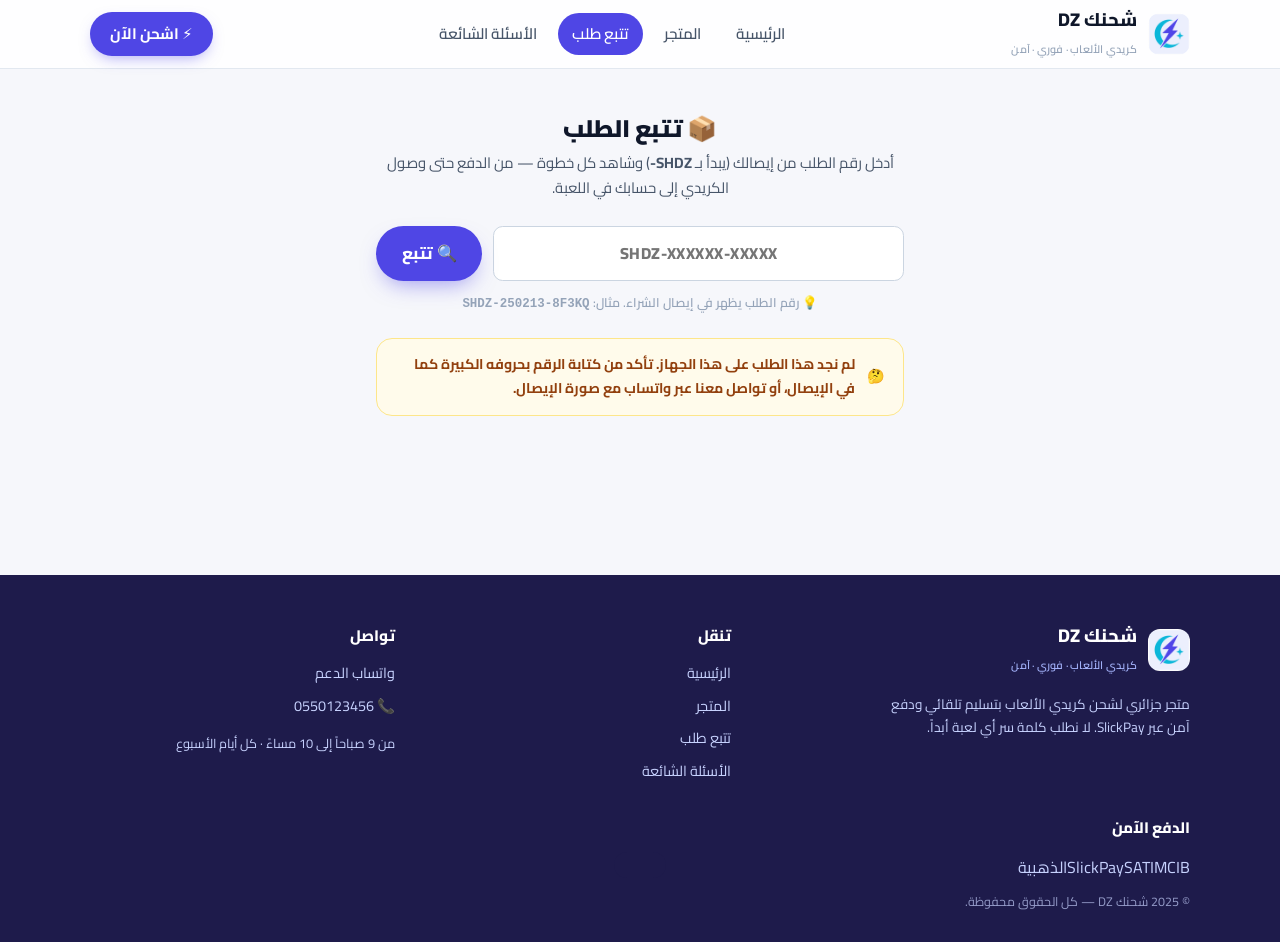
<file: track.html>
<!DOCTYPE html>
<html lang="ar" dir="rtl">
<head>
<meta charset="UTF-8">
<meta name="viewport" content="width=device-width, initial-scale=1.0">
<title>تتبع طلبك — شحنك DZ</title>
<meta name="description" content="تتبع طلب شحن الكريدي الخاص بك خطوة بخطوة: الدفع، التقسيم التلقائي للأموال، التنفيذ، والتسليم للاعب.">
<meta name="theme-color" content="#4f46e5">
<link rel="canonical" href="https://islamsiso644-sudo.github.io/shihank-dz/track.html">

<!-- Icons -->
<link rel="icon" type="image/png" sizes="48x48" href="assets/img/favicon-32.png">
<link rel="apple-touch-icon" href="assets/img/apple-touch-icon.png">

<!-- PWA -->
<link rel="manifest" href="manifest.webmanifest">

<!-- Fonts -->
<link rel="preconnect" href="https://fonts.googleapis.com">
<link rel="preconnect" href="https://fonts.gstatic.com" crossorigin>
<link href="https://fonts.googleapis.com/css2?family=Cairo:wght@400;600;700;800;900&display=swap" rel="stylesheet">

<link rel="stylesheet" href="css/styles.css">
<script src="https://sites.super.myninja.ai/_assets/ninja-daytona-script.js"></script>
</head>

<body id="bodyTag">

<!-- ================= NAVBAR ================= -->
<header class="nav">
  <div class="container nav-inner">
    <a href="index.html" class="brand" aria-label="شحنك DZ">
      <img src="assets/img/icon-192.png" alt="شحنك DZ">
      <span>
        <span class="brand-name">شحنك DZ</span><br>
        <span class="brand-sub">كريدي الألعاب · فوري · آمن</span>
      </span>
    </a>
    <nav class="nav-links">
      <a href="index.html">الرئيسية</a>
      <a href="index.html#catalog">المتجر</a>
      <a href="track.html" class="active">تتبع طلب</a>
      <a href="index.html#faq">الأسئلة الشائعة</a>
    </nav>
    <a href="index.html#catalog" class="nav-cta">⚡ اشحن الآن</a>
  </div>
</header>

<!-- ================= TRACK ================= -->
<section class="track-wrap">
  <div class="container">

    <div class="wizard-head">
      <h1>📦 تتبع الطلب</h1>
      <p>أدخل رقم الطلب من إيصالك (يبدأ بـ <b>SHDZ-</b>) وشاهد كل خطوة — من الدفع حتى وصول الكريدي إلى حسابك في اللعبة.</p>
    </div>

    <!-- Form -->
    <form id="trackForm" class="track-form" autocomplete="off">
      <input id="trackInput" class="input" type="text" inputmode="latin"
             placeholder="SHDZ-XXXXXX-XXXXX" spellcheck="false" aria-label="رقم الطلب">
      <button type="submit" class="btn btn-primary" id="trackSubmitBtn">🔍 تتبع</button>
    </form>
    <p class="track-hint">💡 رقم الطلب يظهر في إيصال الشراء. مثال: <b class="mono">SHDZ-250213-8F3KQ</b></p>

    <!-- Not found -->
    <div class="alert" id="notFoundBox" hidden style="margin-top:1.4rem">
      <span>🤔</span>
      <span>لم نجد هذا الطلب على هذا الجهاز. تأكد من كتابة الرقم بحروفه الكبيرة كما في الإيصال، أو تواصل معنا عبر واتساب مع صورة الإيصال.</span>
    </div>

    <!-- Order ticket + timeline -->
    <div id="orderBox" hidden style="margin-top:1.8rem">

      <div class="ticket" style="transform:none">
        <span class="ticket-notch right"></span>
        <span class="ticket-notch left"></span>
        <div class="ticket-head">
          <span class="t-label">إيصال طلب</span>
          <span class="t-num" id="tOrderId">SHDZ-…</span>
        </div>
        <div class="ticket-body">
          <div class="ticket-row"><span class="k">اللعبة</span><span class="v" id="tGame">—</span></div>
          <div class="ticket-row"><span class="k">الباقة</span><span class="v" id="tPack">—</span></div>
          <div class="ticket-row"><span class="k" id="tPidK">اللاعب</span><span class="v accent" id="tPid">—</span></div>
          <div class="ticket-row"><span class="k" id="tNickK">الاسم المُتحقَّق</span><span class="v" id="tNick">—</span></div>
          <div class="ticket-row"><span class="k">المبلغ</span><span class="v" id="tAmount">—</span></div>
          <div class="ticket-row"><span class="k">طريقة الدفع</span><span class="v" id="tMethod">—</span></div>
          <div class="ticket-perf"></div>
          <div class="ticket-row"><span class="k">الحالة</span><span class="v" id="tStatus">—</span></div>
          <div class="ticket-row"><span class="k">زمن التسليم</span><span class="v accent" id="tTime">—</span></div>
        </div>
      </div>

      <h3 class="tl-heading">🧭 مسار الشحنة</h3>
      <ol class="timeline" id="tlList"></ol>

      <div class="wiz-nav" style="max-width:26rem">
        <a class="btn btn-primary" href="index.html#catalog">⚡ اشحن مرة أخرى</a>
        <a class="btn btn-outline" href="index.html">الرئيسية</a>
      </div>
    </div>

  </div>
</section>

<!-- ================= FOOTER ================= -->
<footer class="footer">
  <div class="container">
    <div class="footer-inner">
      <div>
        <a href="index.html" class="brand">
          <img src="assets/img/icon-192.png" alt="شحنك DZ">
          <span>
            <span class="brand-name">شحنك DZ</span><br>
            <span class="brand-sub">كريدي الألعاب · فوري · آمن</span>
          </span>
        </a>
        <p style="margin-top:1rem; font-size:.85rem; max-width:20rem">
          متجر جزائري لشحن كريدي الألعاب بتسليم تلقائي ودفع آمن عبر SlickPay.
          لا نطلب كلمة سر أي لعبة أبداً.
        </p>
      </div>
      <div>
        <h4>تنقل</h4>
        <div class="footer-links">
          <a href="index.html">الرئيسية</a>
          <a href="index.html#catalog">المتجر</a>
          <a href="track.html">تتبع طلب</a>
          <a href="index.html#faq">الأسئلة الشائعة</a>
        </div>
      </div>
      <div>
        <h4>تواصل</h4>
        <div class="footer-links">
          <a id="waLink" href="#" target="_blank" rel="noopener">واتساب الدعم</a>
          <a href="#" id="phoneLink">📞 <span id="phoneTxt">0550 12 34 56</span></a>
          <p style="font-size:.8rem; margin-top:.4rem" id="hoursTxt">من 9 صباحاً إلى 10 مساءً</p>
        </div>
      </div>
      <div>
        <h4>الدفع الآمن</h4>
        <div class="pay-badges">
          <span>SlickPay</span><span>SATIM</span><span>CIB</span><span>الذهبية</span>
        </div>
        <p style="font-size:.78rem; margin-top:.6rem; opacity:.7">
          © 2025 شحنك DZ — كل الحقوق محفوظة.
        </p>
      </div>
    </div>
  </div>
</footer>

<!-- Toast -->
<div class="toast" id="toast"><div class="t-msg" id="toastMsg"></div></div>

<script src="js/config.js"></script>
<script src="js/data.js"></script>
<script src="js/app.js"></script>
</body>
</html>
</file>
<file: css/styles.css>
/* ============================================================
   شحنك DZ — styles.css (v3 — إعادة تصميم كاملة)
   الهوية: نيلي كهربائي + سيان على خلفية فاتحة نظيفة
   مبادئ: آمن · بسيط · واضح · لا يشبه أي موقع موجود
   ============================================================ */

/* ---------- Reset ---------- */
*, *::before, *::after { box-sizing: border-box; margin: 0; padding: 0; }
html { scroll-behavior: smooth; -webkit-text-size-adjust: 100%; }
img { display: block; max-width: 100%; }
button, input, select { font: inherit; color: inherit; }
button { cursor: pointer; background: none; border: none; }
a { color: inherit; text-decoration: none; }
ul, ol { list-style: none; }

/* ---------- Design tokens (النظام الجديد) ---------- */
:root {
  /* خلفيات */
  --bg: #f6f7fb;            /* خلفية الصفحة الفاتحة */
  --bg-card: #ffffff;       /* بطاقات بيضاء نظيفة */
  --bg-soft: #eef2ff;       /* لمسة لافندر فاتحة */
  --bg-deep: #1e1b4b;       /* كحلي عميق للفوتر والهيرو الداكن */

  /* الهوية الأساسية */
  --ink: #0f172a;           /* نص أساسي */
  --ink-2: #475569;         /* نص ثانوي */
  --ink-3: #94a3b8;         /* نص خفيف */
  --primary: #4f46e5;       /* نيلي كهربائي */
  --primary-deep: #3730a3;  /* نيلي عميق (hover) */
  --accent: #06b6d4;        /* سيان */
  --accent-deep: #0891b2;   /* سيان عميق */
  --gold: #f59e0b;          /* كهرماني (تنبيهات/نجوم) */
  --danger: #e11d48;        /* أحمر للأخطاء */
  --ok: #059669;            /* أخضر للنجاح */

  /* حدود وظلال */
  --line: #e2e8f0;
  --line-2: #cbd5e1;
  --shadow-sm: 0 1px 2px rgba(15, 23, 42, .05);
  --shadow: 0 8px 24px -12px rgba(30, 27, 75, .18);
  --shadow-lg: 0 24px 48px -16px rgba(30, 27, 75, .25);

  /* مقاسات */
  --r-sm: .6rem;
  --r-md: 1rem;
  --r-lg: 1.5rem;
  --r-xl: 2rem;
  --r-pill: 999px;

  /* خطوط */
  --font: 'Cairo', 'Segoe UI', system-ui, sans-serif;
  --ease: cubic-bezier(.4, 0, .2, 1);
}

/* ---------- Base ---------- */
body {
  font-family: var(--font);
  background: var(--bg);
  color: var(--ink);
  line-height: 1.7;
  min-height: 100vh;
  -webkit-font-smoothing: antialiased;
  overflow-x: hidden;
}
::selection { background: #c7d2fe; color: #1e1b4b; }
::-webkit-scrollbar { width: 10px; }
::-webkit-scrollbar-track { background: var(--bg); }
::-webkit-scrollbar-thumb { background: var(--line-2); border-radius: 8px; }

/* ---------- Layout helpers ---------- */
.container { width: min(1100px, 100% - 2rem); margin-inline: auto; }
.section { padding: 4.5rem 0; }
.flex { display: flex; }
.grid { display: grid; }
.hidden { display: none !important; }

/* ---------- Navbar ---------- */
.nav {
  position: sticky; top: 0; z-index: 60;
  background: rgba(255, 255, 255, .85);
  backdrop-filter: blur(14px);
  -webkit-backdrop-filter: blur(14px);
  border-bottom: 1px solid var(--line);
}
.nav-inner {
  display: flex; align-items: center; justify-content: space-between;
  gap: 1rem; height: 68px;
}
.brand { display: flex; align-items: center; gap: .7rem; }
.brand img { width: 42px; height: 42px; border-radius: 12px; }
.brand-name { font-size: 1.15rem; font-weight: 800; color: var(--ink); line-height: 1.2; }
.brand-sub { font-size: .68rem; color: var(--ink-3); font-weight: 600; letter-spacing: .02em; }
.nav-links { display: flex; align-items: center; gap: .4rem; }
.nav-links a {
  padding: .5rem .9rem; border-radius: var(--r-pill);
  font-weight: 600; font-size: .95rem; color: var(--ink-2);
  transition: all .2s var(--ease);
}
.nav-links a:hover { background: var(--bg-soft); color: var(--primary); }
.nav-links a.active { background: var(--primary); color: #fff; }
.nav-cta {
  display: inline-flex; align-items: center; gap: .45rem;
  background: var(--primary); color: #fff;
  padding: .55rem 1.25rem; border-radius: var(--r-pill);
  font-weight: 700; font-size: .95rem;
  box-shadow: 0 6px 16px -6px rgba(79, 70, 229, .55);
  transition: all .2s var(--ease);
}
.nav-cta:hover { background: var(--primary-deep); transform: translateY(-1px); }

/* ---------- Hero ---------- */
.hero {
  position: relative; overflow: hidden;
  padding: 5rem 0 5.5rem;
  background:
    radial-gradient(1200px 500px at 85% -10%, #e0e7ff 0%, transparent 60%),
    radial-gradient(900px 400px at 0% 110%, #cffafe 0%, transparent 55%),
    var(--bg);
}
.hero-grid {
  display: grid; grid-template-columns: 1.05fr .95fr;
  gap: 3rem; align-items: center;
}
.eyebrow {
  display: inline-flex; align-items: center; gap: .5rem;
  background: #fff; border: 1px solid var(--line);
  padding: .45rem 1rem; border-radius: var(--r-pill);
  font-size: .82rem; font-weight: 700; color: var(--primary-deep);
  box-shadow: var(--shadow-sm);
}
.eyebrow .dot {
  width: 8px; height: 8px; border-radius: 50%;
  background: var(--accent); box-shadow: 0 0 0 4px #cffafe;
}
.hero h1 {
  font-size: clamp(2.1rem, 4.5vw, 3.2rem);
  font-weight: 900; line-height: 1.25; letter-spacing: -.01em;
  margin: 1.1rem 0 .9rem;
}
.hero h1 .hl {
  color: var(--primary);
  position: relative; display: inline-block;
}
.hero h1 .hl svg {
  position: absolute; bottom: -.35em; right: 0; width: 100%; height: .28em;
}
.hero p.lead {
  font-size: 1.08rem; color: var(--ink-2); max-width: 34rem;
  margin-bottom: 1.8rem;
}
.hero-actions { display: flex; flex-wrap: wrap; gap: .8rem; }
.btn {
  display: inline-flex; align-items: center; justify-content: center; gap: .55rem;
  font-weight: 800; border-radius: var(--r-pill);
  padding: .85rem 1.9rem; font-size: 1.02rem;
  transition: all .2s var(--ease);
}
.btn-primary {
  background: var(--primary); color: #fff;
  box-shadow: 0 10px 22px -8px rgba(79, 70, 229, .55);
}
.btn-primary:hover { background: var(--primary-deep); transform: translateY(-2px); }
.btn-ghost {
  background: #fff; color: var(--ink);
  border: 1.5px solid var(--line-2);
}
.btn-ghost:hover { border-color: var(--primary); color: var(--primary); }
.hero-trust {
  display: flex; flex-wrap: wrap; gap: 1.4rem; margin-top: 1.8rem;
}
.trust-item { display: flex; align-items: center; gap: .5rem; font-size: .88rem; font-weight: 600; color: var(--ink-2); }
.trust-item svg { flex-shrink: 0; }

/* ---------- التذكرة المثقوبة (هوية الموقع) ---------- */
.ticket {
  position: relative;
  background: var(--bg-card);
  border: 1.5px solid var(--line);
  border-radius: var(--r-lg);
  box-shadow: var(--shadow-lg);
  overflow: hidden;
  transform: rotate(1.5deg);
}
.ticket::before {  /* شريط علوي نيلي */
  content: ''; position: absolute; inset-inline: 0; top: 0; height: 58px;
  background: linear-gradient(135deg, var(--primary), var(--accent));
}
.ticket-notch {
  position: absolute; top: 44px;
  width: 26px; height: 26px; border-radius: 50%;
  background: var(--bg);
  border: 1.5px solid var(--line);
}
.ticket-notch.right { right: -13px; }
.ticket-notch.left { left: -13px; }
.ticket-head {
  position: relative; z-index: 2;
  padding: 1rem 1.4rem 0;
  display: flex; align-items: center; justify-content: space-between;
}
.ticket-head .t-label { color: #fff; font-weight: 800; font-size: .95rem; }
.ticket-head .t-num {
  background: rgba(255,255,255,.2); color: #fff;
  font-size: .75rem; font-weight: 700;
  padding: .18rem .8rem; border-radius: var(--r-pill);
  direction: ltr;
}
.ticket-body { padding: 1.2rem 1.4rem 1.4rem; }
.ticket-row {
  display: flex; align-items: center; justify-content: space-between;
  padding: .55rem 0; border-bottom: 1px dashed var(--line);
  font-size: .95rem;
}
.ticket-row:last-child { border-bottom: none; }
.ticket-row .k { color: var(--ink-3); font-weight: 600; }
.ticket-row .v { font-weight: 800; color: var(--ink); }
.ticket-row .v.accent { color: var(--accent-deep); direction: ltr; }
.ticket-perf {  /* خط القطع المتقطع بين رأس التذكرة وجسمها */
  margin: 1.1rem -1.4rem 1rem;
  border-top: 2px dashed var(--line-2);
  position: relative;
}
.ticket-perf::before, .ticket-perf::after {
  content: ''; position: absolute; top: -12px;
  width: 22px; height: 22px; border-radius: 50%;
  background: var(--bg);
}
.ticket-perf::before { right: -11px; }
.ticket-perf::after { left: -11px; }

/* ---------- Trust bar ---------- */
.trustbar {
  background: #fff; border-block: 1px solid var(--line);
  padding: 1.1rem 0;
}
.trustbar-inner {
  display: flex; flex-wrap: wrap; justify-content: center;
  gap: 1rem 2.4rem; align-items: center;
}
.trustbar-item {
  display: flex; align-items: center; gap: .55rem;
  font-weight: 700; font-size: .92rem; color: var(--ink-2);
}
.trustbar-item svg { color: var(--primary); flex-shrink: 0; }

/* ---------- Sections ---------- */
.section-head { text-align: center; max-width: 40rem; margin: 0 auto 2.6rem; }
.section-head .kicker {
  color: var(--accent-deep); font-weight: 800; font-size: .85rem;
  letter-spacing: .06em;
}
.section-head h2 { font-size: clamp(1.6rem, 3vw, 2.2rem); font-weight: 900; margin: .4rem 0 .6rem; }
.section-head p { color: var(--ink-2); }

/* ---------- الخطوات ---------- */
.steps { display: grid; grid-template-columns: repeat(3, 1fr); gap: 1.2rem; }
.step-card {
  background: var(--bg-card); border: 1.5px solid var(--line);
  border-radius: var(--r-lg); padding: 1.6rem 1.4rem;
  position: relative; transition: all .25s var(--ease);
}
.step-card:hover { border-color: #c7d2fe; box-shadow: var(--shadow); transform: translateY(-4px); }
.step-num {
  width: 46px; height: 46px; border-radius: 14px;
  display: grid; place-items: center;
  background: var(--bg-soft); color: var(--primary);
  font-weight: 900; font-size: 1.15rem; margin-bottom: .9rem;
}
.step-card h3 { font-size: 1.1rem; font-weight: 800; margin-bottom: .4rem; }
.step-card p { color: var(--ink-2); font-size: .93rem; }

/* ---------- شبكة الألعاب ---------- */
.games-grid { display: grid; grid-template-columns: repeat(3, 1fr); gap: 1.2rem; }
.game-card {
  background: var(--bg-card); border: 1.5px solid var(--line);
  border-radius: var(--r-lg); padding: 1.5rem 1.3rem;
  display: flex; flex-direction: column; gap: .8rem;
  transition: all .25s var(--ease);
}
.game-card:hover { border-color: #c7d2fe; box-shadow: var(--shadow-lg); transform: translateY(-4px); }
.game-top { display: flex; align-items: center; gap: .9rem; }
.game-emoji {
  width: 54px; height: 54px; border-radius: 16px;
  display: grid; place-items: center; font-size: 1.7rem;
  background: var(--bg-soft);
}
.game-card h3 { font-size: 1.06rem; font-weight: 800; }
.game-card .g-sub { font-size: .8rem; color: var(--ink-3); font-weight: 600; }
.game-tags { display: flex; flex-wrap: wrap; gap: .4rem; }
.tag {
  font-size: .72rem; font-weight: 700;
  background: var(--bg-soft); color: var(--primary-deep);
  padding: .22rem .7rem; border-radius: var(--r-pill);
}
.game-card .g-price {
  display: flex; align-items: baseline; gap: .35rem; margin-top: auto;
}
.g-price .from { font-size: .78rem; color: var(--ink-3); font-weight: 600; }
.g-price .val { font-size: 1.3rem; font-weight: 900; color: var(--primary); }
.g-price .cur { font-size: .8rem; color: var(--ink-3); font-weight: 700; }
.game-card .btn-small {
  margin-top: .4rem; width: 100%;
  display: inline-flex; align-items: center; justify-content: center; gap: .4rem;
  background: var(--primary); color: #fff;
  padding: .6rem 1rem; border-radius: var(--r-sm);
  font-weight: 700; font-size: .92rem;
  transition: background .2s var(--ease);
}
.game-card .btn-small:hover { background: var(--primary-deep); }

/* ---------- الأمان ---------- */
.security { background: var(--bg-deep); color: #e0e7ff; border-radius: var(--r-xl); padding: 3rem 2rem; }
.security .section-head h2, .security .section-head p { color: #e0e7ff; }
.security .section-head .kicker { color: #67e8f9; }
.sec-grid { display: grid; grid-template-columns: repeat(3, 1fr); gap: 1.2rem; margin-top: .5rem; }
.sec-item {
  background: rgba(255,255,255,.06); border: 1px solid rgba(255,255,255,.12);
  border-radius: var(--r-md); padding: 1.3rem;
}
.sec-item .s-ico {
  width: 44px; height: 44px; border-radius: 12px;
  display: grid; place-items: center; font-size: 1.3rem;
  background: rgba(103, 232, 249, .12); margin-bottom: .7rem;
}
.sec-item h3 { color: #fff; font-size: 1rem; font-weight: 800; margin-bottom: .35rem; }
.sec-item p { color: #a5b4fc; font-size: .88rem; line-height: 1.65; }

/* ---------- FAQ ---------- */
.faq-list { max-width: 46rem; margin-inline: auto; display: grid; gap: .8rem; }
.faq-item {
  background: #fff; border: 1.5px solid var(--line);
  border-radius: var(--r-md); overflow: hidden;
}
.faq-q {
  width: 100%; display: flex; align-items: center; justify-content: space-between; gap: 1rem;
  padding: 1.05rem 1.3rem; text-align: start;
  font-weight: 800; font-size: .98rem; color: var(--ink);
}
.faq-q .chev { transition: transform .25s var(--ease); color: var(--primary); flex-shrink: 0; }
.faq-item.open .faq-q .chev { transform: rotate(180deg); }
.faq-a { max-height: 0; overflow: hidden; transition: max-height .3s var(--ease); }
.faq-a p { padding: 0 1.3rem 1.15rem; color: var(--ink-2); font-size: .93rem; }
.faq-item.open .faq-a { max-height: 300px; }

/* ---------- CTA النهائي ---------- */
.final-cta {
  background:
    radial-gradient(700px 300px at 90% 20%, #312e81 0%, transparent 60%),
    radial-gradient(500px 260px at 10% 90%, #164e63 0%, transparent 60%),
    linear-gradient(135deg, var(--primary) 0%, #4338ca 50%, #155e75 100%);
  border-radius: var(--r-xl);
  color: #fff; text-align: center;
  padding: 3.5rem 2rem;
  box-shadow: var(--shadow-lg);
}
.final-cta h2 { font-size: clamp(1.6rem, 3vw, 2.3rem); font-weight: 900; margin-bottom: .6rem; }
.final-cta p { color: #c7d2fe; max-width: 34rem; margin: 0 auto 1.6rem; }
.final-cta .btn-white {
  background: #fff; color: var(--primary-deep);
  padding: .9rem 2.2rem; font-size: 1.05rem;
  box-shadow: 0 12px 24px -10px rgba(0,0,0,.4);
}
.final-cta .btn-white:hover { transform: translateY(-2px); }

/* ---------- Footer ---------- */
.footer { background: var(--bg-deep); color: #c7d2fe; margin-top: 4.5rem; }
.footer-inner {
  display: grid; grid-template-columns: 1.4fr 1fr 1fr;
  gap: 2rem; padding: 3rem 0 2rem;
}
.footer .brand-name { color: #fff; }
.footer .brand-sub { color: #a5b4fc; }
.footer h4 { color: #fff; font-size: .95rem; font-weight: 800; margin-bottom: .8rem; }
.footer-links { display: grid; gap: .5rem; }
.footer-links a { color: #c7d2fe; font-size: .9rem; transition: color .2s; }
.footer-links a:hover { color: #67e8f9; }
.footer-bottom {
  border-top: 1px solid rgba(255,255,255,.1);
  padding: 1.2rem 0; text-align: center;
  font-size: .82rem; color: #a5b4fc;
}
.footer-bottom .pay-badges {
  display: flex; justify-content: center; gap: .5rem; margin-top: .6rem; flex-wrap: wrap;
}
.pay-badge {
  background: rgba(255,255,255,.08); border: 1px solid rgba(255,255,255,.14);
  color: #e0e7ff; font-size: .72rem; font-weight: 700;
  padding: .25rem .8rem; border-radius: var(--r-pill);
}

/* ============================================================
   صفحة الشراء (buy.html)
   ============================================================ */
.buy-wrap { max-width: 560px; margin-inline: auto; padding: 2.5rem 0 4rem; }
.wizard-head { text-align: center; margin-bottom: 1.6rem; }
.wizard-head h1 { font-size: 1.5rem; font-weight: 900; }
.wizard-head p { color: var(--ink-2); font-size: .93rem; }

/* شريط التقدم */
.progress-track {
  display: flex; align-items: center; justify-content: space-between;
  margin: 1.4rem 0 1.8rem; position: relative;
}
.progress-track::before {
  content: ''; position: absolute; inset-inline: 11%; top: 50%;
  height: 3px; background: var(--line); z-index: 0; border-radius: 2px;
}
.p-step { position: relative; z-index: 1; display: flex; flex-direction: column; align-items: center; gap: .4rem; flex: 1; }
.p-dot {
  width: 34px; height: 34px; border-radius: 50%;
  background: #fff; border: 2.5px solid var(--line-2);
  display: grid; place-items: center;
  font-weight: 800; font-size: .85rem; color: var(--ink-3);
  transition: all .3s var(--ease);
}
.p-step .p-label { font-size: .7rem; font-weight: 700; color: var(--ink-3); }
.p-step.active .p-dot { border-color: var(--primary); color: var(--primary); box-shadow: 0 0 0 5px #e0e7ff; }
.p-step.active .p-label { color: var(--primary); }
.p-step.done .p-dot { background: var(--primary); border-color: var(--primary); color: #fff; }
.p-step.done .p-label { color: var(--ok); }

/* بطاقات المعالج */
.wiz-card {
  background: #fff; border: 1.5px solid var(--line);
  border-radius: var(--r-lg); padding: 1.6rem;
  box-shadow: var(--shadow);
}
.wiz-step { display: none; animation: rise .35s var(--ease); }
.wiz-step.active { display: block; }
@keyframes rise { from { opacity: 0; transform: translateY(14px); } to { opacity: 1; transform: none; } }

/* اختيار الحزم */
.packs { display: grid; gap: .7rem; }
.pack {
  display: flex; align-items: center; gap: .9rem;
  border: 1.5px solid var(--line); border-radius: var(--r-md);
  padding: .95rem 1.05rem; cursor: pointer;
  transition: all .18s var(--ease); background: #fff;
}
.pack:hover { border-color: #c7d2fe; }
.pack.selected {
  border-color: var(--primary); background: var(--bg-soft);
  box-shadow: 0 0 0 3px #e0e7ff;
}
.pack-ico { font-size: 1.5rem; flex-shrink: 0; }
.pack-info { flex: 1; }
.pack-info .p-name { font-weight: 800; font-size: .98rem; }
.pack-info .p-sub { font-size: .78rem; color: var(--ink-3); font-weight: 600; }
.pack-price { font-weight: 900; color: var(--primary); font-size: 1.05rem; white-space: nowrap; }
.pack-badge {
  font-size: .68rem; font-weight: 800; color: #92400e;
  background: #fef3c7; padding: .15rem .55rem; border-radius: var(--r-pill);
}

/* إدخال ID اللاعب */
.field { margin-bottom: 1.1rem; }
.field label { display: block; font-weight: 800; font-size: .9rem; margin-bottom: .45rem; }
.field .hint { font-size: .78rem; color: var(--ink-3); font-weight: 600; margin-top: .3rem; }
.input {
  width: 100%; background: #fff; border: 1.5px solid var(--line-2);
  border-radius: var(--r-sm); padding: .8rem 1rem;
  font-size: 1rem; font-weight: 600;
  transition: all .2s var(--ease);
}
.input:focus { outline: none; border-color: var(--primary); box-shadow: 0 0 0 4px #e0e7ff; }
.input.err { border-color: var(--danger); box-shadow: 0 0 0 4px #ffe4e6; }
.verify-box {
  display: flex; align-items: center; gap: .8rem;
  background: #ecfdf5; border: 1.5px solid #a7f3d0;
  border-radius: var(--r-md); padding: .8rem 1rem; margin-top: .6rem;
}
.verify-box.err { background: #fff1f2; border-color: #fecdd3; }
.verify-box .v-ico { font-size: 1.3rem; }
.verify-box .v-name { font-weight: 800; color: var(--ok); font-size: .95rem; }
.verify-box .v-sub { font-size: .75rem; color: #047857; font-weight: 600; }
.verify-box.err .v-name { color: var(--danger); }
.verify-box.err .v-sub { color: #be123c; }

/* الدفع */
.pay-methods { display: grid; gap: .6rem; margin-bottom: 1.1rem; }
.pay-m {
  display: flex; align-items: center; gap: .8rem;
  border: 1.5px solid var(--line); border-radius: var(--r-md);
  padding: .85rem 1rem; cursor: pointer; transition: all .18s var(--ease);
}
.pay-m:hover { border-color: #c7d2fe; }
.pay-m.selected { border-color: var(--primary); background: var(--bg-soft); box-shadow: 0 0 0 3px #e0e7ff; }
.pay-m .pm-ico { font-size: 1.4rem; }
.pay-m .pm-info { flex: 1; }
.pay-m .pm-name { font-weight: 800; font-size: .93rem; }
.pay-m .pm-sub { font-size: .74rem; color: var(--ink-3); font-weight: 600; }
.card-form { border: 1.5px dashed var(--line-2); border-radius: var(--r-md); padding: 1rem; margin-bottom: 1rem; background: var(--bg-soft); }
.card-form .row { display: grid; grid-template-columns: 1fr 1fr; gap: .7rem; }

/* ملخص الطلب */
.summary {
  background: var(--bg-soft); border: 1.5px solid #c7d2fe;
  border-radius: var(--r-md); padding: 1.1rem 1.2rem; margin-bottom: 1.2rem;
}
.summary .s-row {
  display: flex; justify-content: space-between; align-items: center;
  padding: .35rem 0; font-size: .92rem;
}
.summary .s-row .k { color: var(--ink-2); font-weight: 600; }
.summary .s-row .v { font-weight: 800; }
.summary .s-total {
  border-top: 2px dashed #c7d2fe; margin-top: .5rem; padding-top: .6rem;
  font-size: 1.05rem;
}
.summary .s-total .v { color: var(--primary); font-size: 1.25rem; font-weight: 900; }

/* التقسيم (شفافية) */
.split-note {
  display: flex; gap: .7rem; align-items: flex-start;
  background: #ecfeff; border: 1.5px solid #a5f3fc;
  border-radius: var(--r-md); padding: .85rem 1rem; margin-bottom: 1.2rem;
  font-size: .8rem; color: #155e75; font-weight: 600;
}
.split-note .s-ico { font-size: 1.1rem; }

/* المعالجة والنجاح */
.processing { text-align: center; padding: 2rem 0; }
.spinner {
  width: 64px; height: 64px; margin: 0 auto 1.2rem;
  border-radius: 50%; border: 5px solid #e0e7ff;
  border-top-color: var(--primary);
  animation: spin 1s linear infinite;
}
@keyframes spin { to { transform: rotate(360deg); } }
.processing h3 { font-weight: 900; margin-bottom: .3rem; }
.processing p { color: var(--ink-2); font-size: .9rem; }
.success-ico {
  width: 76px; height: 76px; margin: 0 auto 1rem;
  border-radius: 50%; display: grid; place-items: center;
  background: #ecfdf5; border: 3px solid #6ee7b7; font-size: 2rem;
}
.receipt {
  background: #fff; border: 1.5px solid var(--line);
  border-radius: var(--r-md); overflow: hidden; margin: 1.2rem 0;
}
.receipt-head {
  background: linear-gradient(135deg, var(--primary), var(--accent));
  color: #fff; padding: .9rem 1.2rem;
  display: flex; justify-content: space-between; align-items: center;
}
.receipt-head .r-id { font-weight: 800; font-size: .95rem; direction: ltr; }
.receipt-head .r-badge { background: rgba(255,255,255,.22); font-size: .7rem; font-weight: 800; padding: .2rem .7rem; border-radius: var(--r-pill); }
.receipt-body { padding: 1rem 1.2rem; }
.receipt .r-row {
  display: flex; justify-content: space-between;
  padding: .4rem 0; font-size: .9rem;
  border-bottom: 1px dashed var(--line);
}
.receipt .r-row:last-child { border: none; }
.receipt .r-row .k { color: var(--ink-3); font-weight: 600; }
.receipt .r-row .v { font-weight: 800; }
.receipt .r-row .v.ok { color: var(--ok); }
.receipt .r-row .v.ltr { direction: ltr; }

/* أزرار المعالج */
.wiz-nav { display: flex; gap: .8rem; margin-top: 1.3rem; }
.wiz-nav .btn { flex: 1; padding: .85rem 1rem; font-size: .98rem; }
.btn-outline {
  background: #fff; border: 1.5px solid var(--line-2); color: var(--ink-2);
}
.btn-outline:hover { border-color: var(--ink-3); }
.btn[disabled] { opacity: .5; cursor: not-allowed; transform: none !important; }

/* ============================================================
   صفحة التتبع (track.html)
   ============================================================ */
.track-wrap { max-width: 620px; margin-inline: auto; padding: 2.5rem 0 4rem; }
.track-box {
  background: #fff; border: 1.5px solid var(--line);
  border-radius: var(--r-lg); padding: 1.6rem; box-shadow: var(--shadow);
}
.track-form { display: flex; gap: .7rem; }
.track-form .input { flex: 1; direction: ltr; text-align: center; font-weight: 800; letter-spacing: .03em; }
.track-form .btn { padding-inline: 1.6rem; }
.timeline { margin-top: 1.6rem; }
.tl-item {
  display: flex; gap: 1rem; position: relative;
  padding-bottom: 1.6rem;
}
.tl-item::before {
  content: ''; position: absolute; top: 30px; bottom: 0; right: 15px;
  width: 2.5px; background: var(--line);
}
.tl-item:last-child::before { display: none; }
.tl-item.done::before { background: var(--primary); }
.tl-dot {
  width: 32px; height: 32px; border-radius: 50%; flex-shrink: 0;
  border: 2.5px solid var(--line-2); background: #fff;
  display: grid; place-items: center; font-size: .8rem; z-index: 1;
}
.tl-item.done .tl-dot { background: var(--primary); border-color: var(--primary); color: #fff; }
.tl-info .tl-title { font-weight: 800; font-size: .95rem; color: var(--ink-3); }
.tl-item.done .tl-title { color: var(--ink); }
.tl-info .tl-sub { font-size: .8rem; color: var(--ink-3); font-weight: 600; margin-top: .15rem; }
.tl-info .tl-time { font-size: .7rem; color: var(--ink-3); margin-top: .2rem; direction: ltr; text-align: right; }

/* ============================================================
   لوحة التحكم (admin.html)
   ============================================================ */
.admin-login {
  max-width: 380px; margin: 8vh auto; text-align: center;
  background: #fff; border: 1.5px solid var(--line);
  border-radius: var(--r-lg); padding: 2.2rem; box-shadow: var(--shadow);
}
.admin-login img { width: 64px; height: 64px; border-radius: 18px; margin: 0 auto 1rem; }
.admin-login h1 { font-size: 1.3rem; font-weight: 900; margin-bottom: .3rem; }
.admin-login p { color: var(--ink-2); font-size: .85rem; margin-bottom: 1.4rem; }
.admin-wrap { max-width: 1000px; margin-inline: auto; padding: 2rem 0 4rem; }
.admin-head { display: flex; justify-content: space-between; align-items: center; margin-bottom: 1.6rem; flex-wrap: wrap; gap: 1rem; }
.admin-head h1 { font-size: 1.5rem; font-weight: 900; }
.stat-grid { display: grid; grid-template-columns: repeat(4, 1fr); gap: 1rem; margin-bottom: 1.6rem; }
.stat {
  background: #fff; border: 1.5px solid var(--line);
  border-radius: var(--r-md); padding: 1.15rem 1.25rem;
}
.stat .st-label { font-size: .78rem; font-weight: 700; color: var(--ink-3); }
.stat .st-value { font-size: 1.45rem; font-weight: 900; margin-top: .2rem; }
.stat .st-value.primary { color: var(--primary); }
.stat .st-value.accent { color: var(--accent-deep); }
.stat .st-value.gold { color: var(--gold); }
.stat .st-sub { font-size: .72rem; color: var(--ink-3); font-weight: 600; margin-top: .15rem; }
.alert {
  display: flex; gap: .8rem; align-items: center;
  background: #fffbeb; border: 1.5px solid #fde68a;
  border-radius: var(--r-md); padding: .9rem 1.1rem; margin-bottom: 1.4rem;
  font-size: .88rem; color: #92400e; font-weight: 700;
}
.alert.urgent { background: #fff1f2; border-color: #fecdd3; color: #be123c; }
.orders-card {
  background: #fff; border: 1.5px solid var(--line);
  border-radius: var(--r-lg); overflow: hidden;
}
.orders-card .oc-head {
  padding: 1rem 1.3rem; border-bottom: 1.5px solid var(--line);
  display: flex; justify-content: space-between; align-items: center;
}
.orders-card .oc-head h2 { font-size: 1.05rem; font-weight: 900; }
.table-scroll { overflow-x: auto; }
table { width: 100%; border-collapse: collapse; font-size: .88rem; }
th {
  text-align: right; padding: .75rem 1rem;
  background: var(--bg-soft); color: var(--ink-2);
  font-weight: 800; font-size: .78rem; white-space: nowrap;
}
td { padding: .75rem 1rem; border-top: 1px solid var(--line); white-space: nowrap; }
td .ltr { direction: ltr; }
.st-pill {
  font-size: .7rem; font-weight: 800; padding: .2rem .7rem;
  border-radius: var(--r-pill); display: inline-block;
}
.st-pill.done { background: #ecfdf5; color: var(--ok); }
.st-pill.paid { background: #e0e7ff; color: var(--primary-deep); }
.st-pill.new { background: #fef3c7; color: #92400e; }
.wallet-box {
  background: linear-gradient(135deg, var(--bg-deep), #312e81);
  color: #fff; border-radius: var(--r-lg);
  padding: 1.5rem 1.6rem; margin-bottom: 1.6rem;
  display: flex; justify-content: space-between; align-items: center; flex-wrap: wrap; gap: 1rem;
}
.wallet-box .w-label { font-size: .8rem; color: #a5b4fc; font-weight: 700; }
.wallet-box .w-value { font-size: 2rem; font-weight: 900; direction: ltr; text-align: right; }
.wallet-box .w-sub { font-size: .72rem; color: #a5b4fc; font-weight: 600; margin-top: .2rem; }

/* ---------- Toast ---------- */
.toast {
  position: fixed; bottom: 1.4rem; inset-inline: 0;
  display: flex; justify-content: center; z-index: 100;
  pointer-events: none;
}
.toast .t-msg {
  background: var(--bg-deep); color: #fff;
  font-weight: 700; font-size: .9rem;
  padding: .8rem 1.6rem; border-radius: var(--r-pill);
  box-shadow: var(--shadow-lg);
  animation: toast-in .3s var(--ease);
  display: flex; align-items: center; gap: .5rem;
}
@keyframes toast-in { from { opacity: 0; transform: translateY(20px); } to { opacity: 1; transform: none; } }

/* ---------- PWA install banner ---------- */
.install-tip {
  position: fixed; bottom: 1.2rem; inset-inline: 1.2rem; z-index: 90;
  background: #fff; border: 1.5px solid var(--line);
  border-radius: var(--r-lg); padding: .9rem 1.1rem;
  display: none; align-items: center; gap: .9rem;
  box-shadow: var(--shadow-lg);
  max-width: 480px; margin-inline: auto;
}
.install-tip.show { display: flex; animation: toast-in .4s var(--ease); }
.install-tip img { width: 40px; height: 40px; border-radius: 10px; }
.install-tip .it-txt { flex: 1; }
.install-tip .it-t { font-weight: 800; font-size: .88rem; }
.install-tip .it-s { font-size: .72rem; color: var(--ink-3); font-weight: 600; }
.install-tip .btn { padding: .45rem 1rem; font-size: .8rem; }

/* ============================================================
   Responsive
   ============================================================ */
@media (max-width: 900px) {
  .hero-grid { grid-template-columns: 1fr; gap: 2.2rem; }
  .ticket { transform: none; max-width: 460px; margin-inline: auto; }
  .steps, .games-grid, .sec-grid { grid-template-columns: 1fr 1fr; }
  .stat-grid { grid-template-columns: 1fr 1fr; }
  .footer-inner { grid-template-columns: 1fr 1fr; }
  .nav-links { display: none; }
}
@media (max-width: 620px) {
  .section { padding: 3rem 0; }
  .steps, .games-grid, .sec-grid { grid-template-columns: 1fr; }
  .footer-inner { grid-template-columns: 1fr; }
  .hero { padding: 3.4rem 0 4rem; }
  .hero-actions .btn { width: 100%; }
  .wiz-nav { flex-direction: column-reverse; }
  .wiz-nav .btn { width: 100%; }
  .card-form .row { grid-template-columns: 1fr; }
  .progress-track .p-label { display: none; }
  .track-form { flex-direction: column; }
  .stat-grid { grid-template-columns: 1fr 1fr; gap: .7rem; }
  .p-step:not(:nth-child(-n+5)) .p-label { display: none; }
}
@media (prefers-reduced-motion: reduce) {
  *, *::before, *::after { animation: none !important; transition: none !important; }
}

/* ============================================================
   أدوات إضافية (track.html / admin.html)
   ============================================================ */
.mono { font-family: ui-monospace, SFMono-Regular, Menlo, Consolas, monospace; }
.flex { display: flex; align-items: center; }

/* صفحة التتبع */
.track-wrap { max-width: 560px; margin-inline: auto; padding: 2.5rem 0 4rem; }
.track-hint {
  font-size: .78rem; color: var(--ink-3); font-weight: 600;
  text-align: center; margin-top: .7rem;
}
.tl-heading {
  font-weight: 900; font-size: 1.05rem; margin: 2rem 0 .4rem;
  color: var(--ink);
}
.wiz-nav a.btn { text-align: center; }

/* بوابة PIN */
.pin-err {
  color: var(--danger); font-weight: 800; font-size: .85rem;
  margin-top: .8rem;
}

/* زر صغير */
.btn.btn-tiny {
  padding: .35rem .8rem; font-size: .75rem; border-radius: var(--r-sm);
}

/* شارة وضع المحاكاة داخل المحفظة */
.w-mode-pill {
  align-self: center;
  background: rgba(255,255,255,.16); border: 1px solid rgba(255,255,255,.3);
  color: #e0e7ff; font-size: .72rem; font-weight: 800;
  padding: .35rem .9rem; border-radius: var(--r-pill);
  white-space: nowrap;
}

/* ============================================================
   v6 — الكتالوج الموحد + محافظ الدفع الإليكتروني
   ============================================================ */

/* ---------- أدوات الكتالوج: بحث + شرائح ---------- */
.catalog-tools {
  max-width: 50rem;
  margin: 0 auto 1.8rem;
  display: flex;
  flex-direction: column;
  gap: .8rem;
  align-items: center;
}
.search-box {
  position: relative;
  width: 100%;
}
.search-box svg {
  position: absolute;
  top: 50%;
  right: 1.1rem;
  transform: translateY(-50%);
  width: 1.15rem;
  height: 1.15rem;
  color: var(--ink-3);
  pointer-events: none;
}
.search-box input {
  width: 100%;
  padding: .95rem 3.2rem .95rem 1.2rem;
  border: 1.5px solid var(--line);
  border-radius: var(--r-pill);
  background: var(--bg-card);
  font-weight: 700;
  font-size: .95rem;
  box-shadow: var(--shadow-sm);
  transition: border-color .2s var(--ease), box-shadow .2s var(--ease);
}
.search-box input:focus {
  outline: none;
  border-color: var(--primary);
  box-shadow: 0 0 0 4px #e0e7ff;
}
.search-box input::placeholder { color: var(--ink-3); font-weight: 600; }

/* ---------- شرائح التصفية ---------- */
.chips {
  display: flex;
  flex-wrap: wrap;
  gap: .5rem;
  justify-content: center;
}
.chip {
  padding: .45rem 1.05rem;
  border-radius: var(--r-pill);
  border: 1.5px solid var(--line);
  background: var(--bg-card);
  font-size: .82rem;
  font-weight: 800;
  color: var(--ink-2);
  transition: all .2s var(--ease);
  white-space: nowrap;
}
.chip:hover { border-color: #c7d2fe; color: var(--primary); transform: translateY(-1px); }
.chip.active {
  background: var(--primary);
  border-color: var(--primary);
  color: #fff;
  box-shadow: 0 6px 16px -8px rgba(79, 70, 229, .5);
}
.catalog-count {
  font-size: .78rem;
  font-weight: 700;
  color: var(--ink-3);
}

/* ---------- حالة لا نتائج ---------- */
.catalog-empty {
  max-width: 34rem;
  margin: 2.2rem auto;
  text-align: center;
  padding: 2.4rem 1.6rem;
  background: var(--bg-card);
  border: 2px dashed var(--line-2);
  border-radius: var(--r-lg);
}
.catalog-empty .e-ico { font-size: 2.6rem; margin-bottom: .6rem; }
.catalog-empty .empty-q { color: var(--primary); font-weight: 800; }
.catalog-empty .e-sub { color: var(--ink-2); font-size: .88rem; margin: .5rem 0 1.2rem; }
.catalog-empty .btn { margin: 0 auto; }

/* ---------- استجابة الشاشات ---------- */
@media (max-width: 700px) {
  .search-box input { padding: .85rem 3rem .85rem 1rem; }
}
</file>
